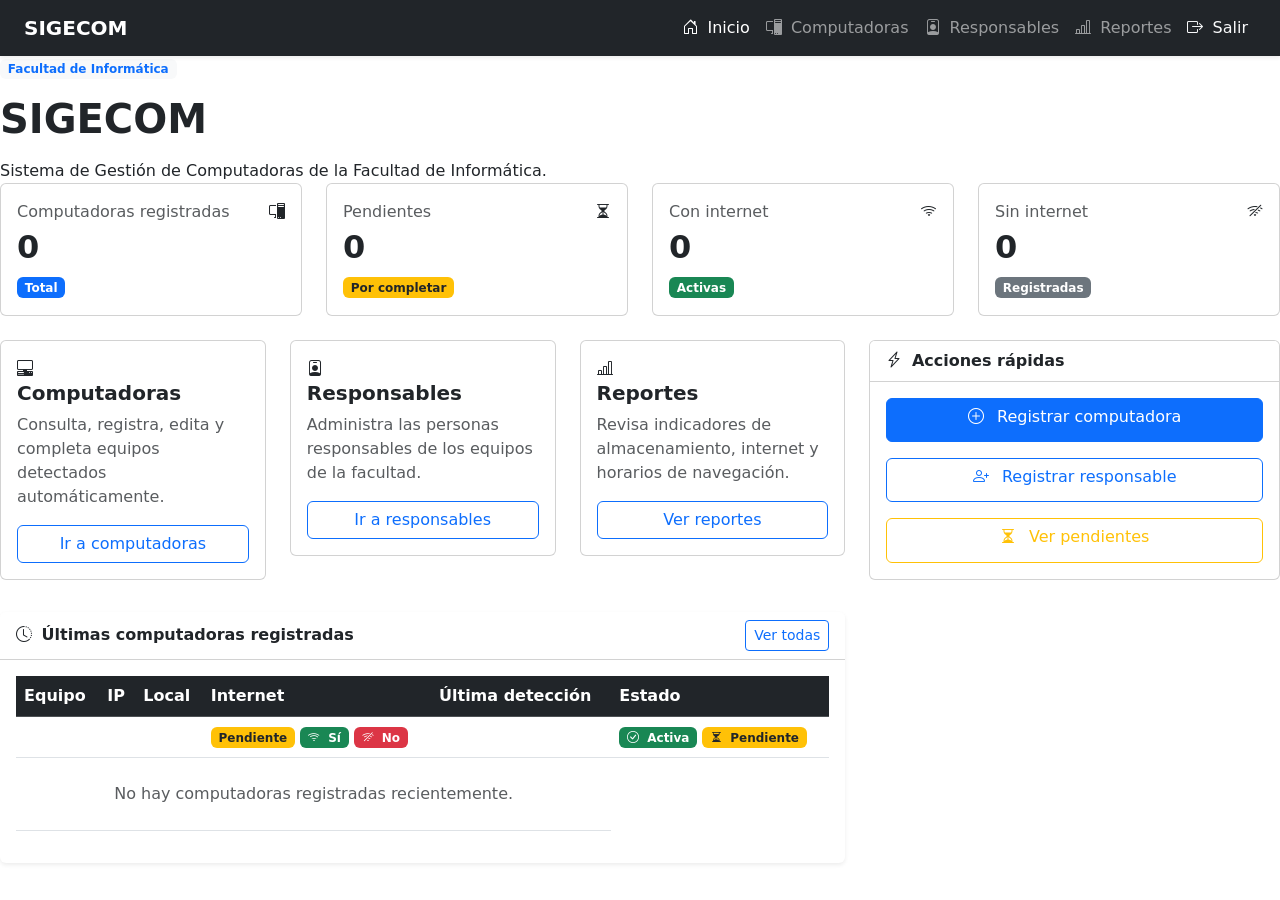
<file: src/main/resources/templates/index.html>
<!DOCTYPE html>
<html lang="es" xmlns:th="http://www.thymeleaf.org">
<head>
    <meta charset="UTF-8">
    <title>SIGECOM | Inicio</title>

    <link href="https://cdn.jsdelivr.net/npm/bootstrap@5.3.3/dist/css/bootstrap.min.css" rel="stylesheet">
    <link rel="stylesheet" href="https://cdn.jsdelivr.net/npm/bootstrap-icons@1.11.3/font/bootstrap-icons.css">
    <link rel="stylesheet" th:href="@{/css/styles.css}">
</head>

<body>

<nav class="navbar navbar-expand-lg navbar-dark bg-dark shadow-sm">
    <div class="container-fluid px-4">
        <a class="navbar-brand fw-bold" href="/">
            SIGECOM
        </a>

        <div class="navbar-nav ms-auto align-items-center">
            <a class="nav-link active" href="/">
                <i class="bi bi-house-door me-1"></i> Inicio
            </a>

            <a class="nav-link" href="/computadoras">
                <i class="bi bi-pc-display me-1"></i> Computadoras
            </a>

            <a class="nav-link" href="/responsables">
                <i class="bi bi-person-badge me-1"></i> Responsables
            </a>

            <a class="nav-link" href="/reportes">
                <i class="bi bi-bar-chart-line me-1"></i> Reportes
            </a>

            <form th:action="@{/logout}" method="post" class="d-inline">
                <button type="submit" class="nav-link border-0 bg-transparent text-light">
                    <i class="bi bi-box-arrow-right me-1"></i> Salir
                </button>
            </form>
        </div>
    </div>
</nav>

<main class="app-main">

    <section class="module-hero">
        <div class="row align-items-center g-4">

            <div class="col-lg-8">
                <span class="badge bg-light text-primary mb-3">
                    Facultad de Informática
                </span>

                <h1 class="fw-bold mb-3">
                    SIGECOM
                </h1>

                <p class="mb-0">
                    Sistema de Gestión de Computadoras de la Facultad de Informática.
                </p>
            </div>
        </div>
    </section>

    <section class="row g-4 mb-4">

        <div class="col-md-6 col-xl-3">
            <div class="card metric-card h-100">
                <div class="card-body d-flex justify-content-between align-items-start">
                    <div>
                        <p class="text-muted mb-1">Computadoras registradas</p>
                        <h2 class="fw-bold mb-2" th:text="${totalComputadoras}">0</h2>
                        <span class="badge bg-primary">Total</span>
                    </div>

                    <div class="metric-icon icon-primary">
                        <i class="bi bi-pc-display"></i>
                    </div>
                </div>
            </div>
        </div>

        <div class="col-md-6 col-xl-3">
            <div class="card metric-card h-100">
                <div class="card-body d-flex justify-content-between align-items-start">
                    <div>
                        <p class="text-muted mb-1">Pendientes</p>
                        <h2 class="fw-bold mb-2" th:text="${pendientes}">0</h2>
                        <span class="badge bg-warning text-dark">Por completar</span>
                    </div>

                    <div class="metric-icon icon-warning">
                        <i class="bi bi-hourglass-split"></i>
                    </div>
                </div>
            </div>
        </div>

        <div class="col-md-6 col-xl-3">
            <div class="card metric-card h-100">
                <div class="card-body d-flex justify-content-between align-items-start">
                    <div>
                        <p class="text-muted mb-1">Con internet</p>
                        <h2 class="fw-bold mb-2" th:text="${conInternet}">0</h2>
                        <span class="badge bg-success">Activas</span>
                    </div>

                    <div class="metric-icon icon-success">
                        <i class="bi bi-wifi"></i>
                    </div>
                </div>
            </div>
        </div>

        <div class="col-md-6 col-xl-3">
            <div class="card metric-card h-100">
                <div class="card-body d-flex justify-content-between align-items-start">
                    <div>
                        <p class="text-muted mb-1">Sin internet</p>
                        <h2 class="fw-bold mb-2" th:text="${sinInternet}">0</h2>
                        <span class="badge bg-secondary">Registradas</span>
                    </div>

                    <div class="metric-icon icon-secondary">
                        <i class="bi bi-wifi-off"></i>
                    </div>
                </div>
            </div>
        </div>

    </section>

    <section class="row g-4">

        <div class="col-lg-8">
            <div class="row g-4">

                <div class="col-md-4">
                    <div class="card module-card">
                        <div class="card-body">
                            <div class="module-icon">
                                <i class="bi bi-pc-display-horizontal"></i>
                            </div>

                            <h5 class="fw-bold">Computadoras</h5>

                            <p class="text-muted">
                                Consulta, registra, edita y completa equipos detectados automáticamente.
                            </p>

                            <a href="/computadoras" class="btn btn-outline-primary w-100">
                                Ir a computadoras
                            </a>
                        </div>
                    </div>
                </div>

                <div class="col-md-4">
                    <div class="card module-card">
                        <div class="card-body">
                            <div class="module-icon">
                                <i class="bi bi-person-badge"></i>
                            </div>

                            <h5 class="fw-bold">Responsables</h5>

                            <p class="text-muted">
                                Administra las personas responsables de los equipos de la facultad.
                            </p>

                            <a href="/responsables" class="btn btn-outline-primary w-100">
                                Ir a responsables
                            </a>
                        </div>
                    </div>
                </div>

                <div class="col-md-4">
                    <div class="card module-card">
                        <div class="card-body">
                            <div class="module-icon">
                                <i class="bi bi-bar-chart-line"></i>
                            </div>

                            <h5 class="fw-bold">Reportes</h5>

                            <p class="text-muted">
                                Revisa indicadores de almacenamiento, internet y horarios de navegación.
                            </p>

                            <a href="/reportes" class="btn btn-outline-primary w-100">
                                Ver reportes
                            </a>
                        </div>
                    </div>
                </div>

            </div>
        </div>

        <div class="col-lg-4">
            <div class="card quick-panel h-100">

                <div class="card-header bg-white">
                    <strong>
                        <i class="bi bi-lightning-charge me-1"></i>
                        Acciones rápidas
                    </strong>
                </div>

                <div class="card-body d-grid gap-3">

                    <a href="/computadoras/nueva"
                       class="btn btn-primary quick-action-btn">
                        <i class="bi bi-plus-circle me-2"></i>
                        Registrar computadora
                    </a>

                    <a href="/responsables/nuevo"
                       class="btn btn-outline-primary quick-action-btn">
                        <i class="bi bi-person-plus me-2"></i>
                        Registrar responsable
                    </a>

                    <a href="/computadoras/pendientes"
                       class="btn btn-outline-warning quick-action-btn">
                        <i class="bi bi-hourglass-split me-2"></i>
                        Ver pendientes
                    </a>

                </div>
            </div>
        </div>

    </section>
    <section class="row g-4 mt-2">

        <div class="col-lg-8">
            <div class="card border-0 shadow-sm">
                <div class="card-header bg-white d-flex justify-content-between align-items-center">
                    <strong>
                        <i class="bi bi-clock-history me-1"></i> Últimas computadoras registradas
                    </strong>

                    <a href="/computadoras" class="btn btn-sm btn-outline-primary">
                        Ver todas
                    </a>
                </div>

                <div class="card-body table-responsive">

                    <table class="table table-hover align-middle">
                        <thead class="table-dark">
                        <tr>
                            <th>Equipo</th>
                            <th>IP</th>
                            <th>Local</th>
                            <th>Internet</th>
                            <th>Última detección</th>
                            <th>Estado</th>
                        </tr>
                        </thead>

                        <tbody>
                        <tr th:each="pc : ${ultimasComputadoras}">
                            <td>
                                <div class="fw-semibold" th:text="${pc.nombreEquipo}"></div>
                                <small class="text-muted" th:text="${pc.procesador}"></small>
                            </td>

                            <td th:text="${pc.ip}"></td>

                            <td th:text="${pc.local != null ? pc.local : 'Pendiente'}"></td>

                            <td>
                                <span th:if="${pc.tieneInternet == null}" class="badge bg-warning text-dark">Pendiente</span>
                                <span th:if="${pc.tieneInternet == true}" class="badge bg-success">
                                <i class="bi bi-wifi me-1"></i> Sí
                            </span>
                                <span th:if="${pc.tieneInternet == false}" class="badge bg-danger">
                                <i class="bi bi-wifi-off me-1"></i> No
                            </span>
                            </td>

                            <td th:text="${pc.ultimaDeteccion != null ? pc.ultimaDeteccion : 'Sin registro'}"></td>

                            <td>
                            <span th:if="${pc.estado == 'Activa'}" class="badge bg-success">
                                <i class="bi bi-check-circle me-1"></i> Activa
                            </span>

                                <span th:if="${pc.estado == 'Pendiente de completar'}" class="badge bg-warning text-dark">
                                <i class="bi bi-hourglass-split me-1"></i> Pendiente
                            </span>
                            </td>
                        </tr>

                        <tr th:if="${#lists.isEmpty(ultimasComputadoras)}">
                            <td colspan="5" class="text-center text-muted py-4">
                                No hay computadoras registradas recientemente.
                            </td>
                        </tr>
                        </tbody>
                    </table>

                </div>
            </div>
        </div>



    </section>

</main>

<script src="https://cdn.jsdelivr.net/npm/bootstrap@5.3.3/dist/js/bootstrap.bundle.min.js"></script>

</body>
</html>
</file>
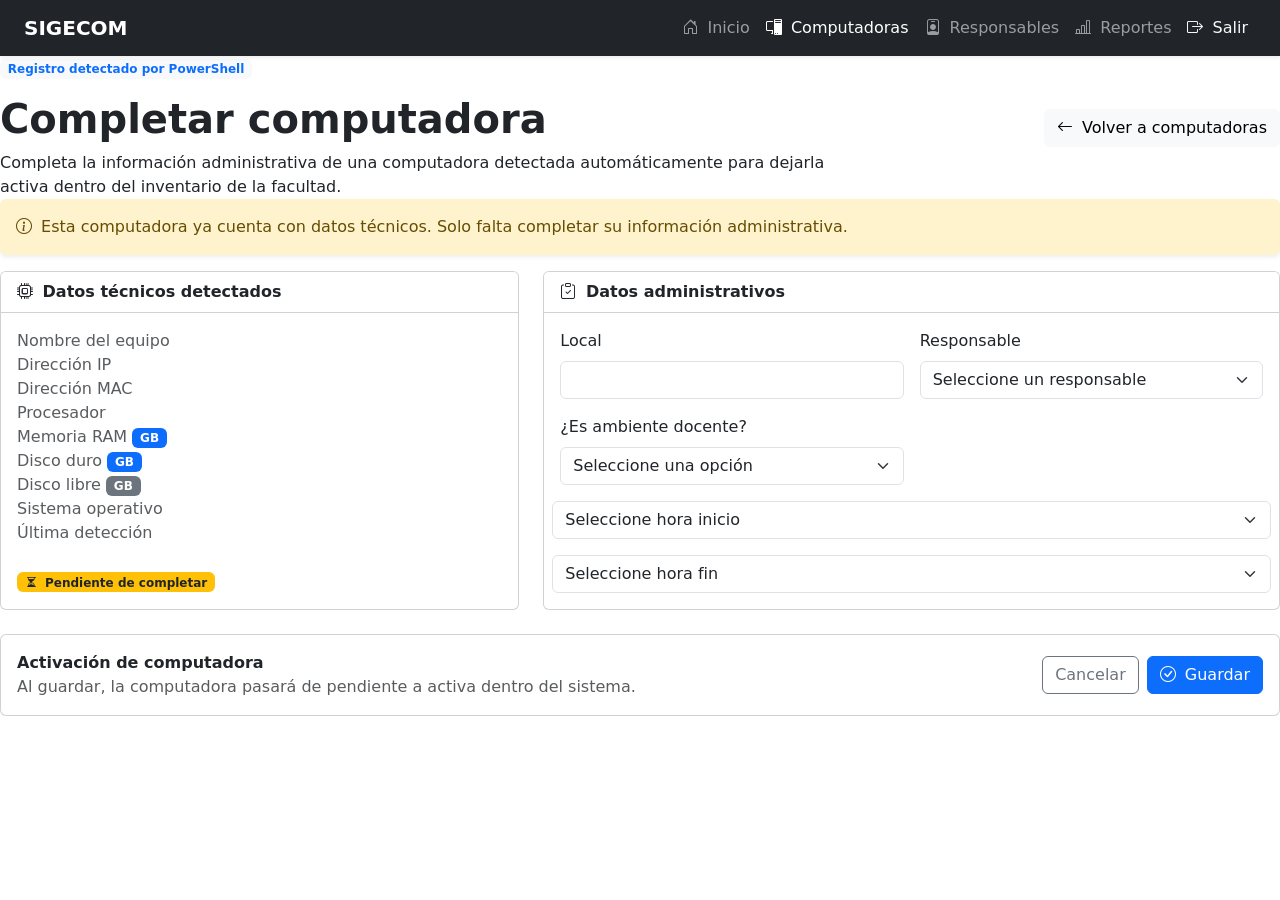
<file: src/main/resources/templates/completar-computadora.html>
<!DOCTYPE html>
<html lang="es" xmlns:th="http://www.thymeleaf.org">
<head>
    <meta charset="UTF-8">
    <title>SIGECOM | Registrar computadora</title>

    <link href="https://cdn.jsdelivr.net/npm/bootstrap@5.3.3/dist/css/bootstrap.min.css" rel="stylesheet">
    <link rel="stylesheet" href="https://cdn.jsdelivr.net/npm/bootstrap-icons@1.11.3/font/bootstrap-icons.css">
    <link rel="stylesheet" th:href="@{/css/styles.css}">
</head>

<body>

<nav class="navbar navbar-expand-lg navbar-dark bg-dark shadow-sm">
    <div class="container-fluid px-4">
        <a class="navbar-brand fw-bold" href="/">SIGECOM</a>

        <div class="navbar-nav ms-auto align-items-center">
            <a class="nav-link" href="/"><i class="bi bi-house-door me-1"></i> Inicio</a>
            <a class="nav-link active" href="/computadoras"><i class="bi bi-pc-display me-1"></i> Computadoras</a>
            <a class="nav-link" href="/responsables"><i class="bi bi-person-badge me-1"></i> Responsables</a>
            <a class="nav-link" href="/reportes"><i class="bi bi-bar-chart-line me-1"></i> Reportes</a>

            <form th:action="@{/logout}" method="post" class="d-inline">
                <button type="submit" class="nav-link border-0 bg-transparent text-light">
                    <i class="bi bi-box-arrow-right me-1"></i> Salir
                </button>
            </form>
        </div>
    </div>
</nav>

<main class="app-main">

    <section class="module-hero">
        <div class="row align-items-center g-3">

            <div class="col-lg-8">
                <span class="badge bg-light text-primary mb-3">
                    Registro detectado por PowerShell
                </span>

                <h1 class="fw-bold mb-2">
                    Completar computadora
                </h1>

                <p class="mb-0">
                    Completa la información administrativa de una computadora detectada automáticamente
                    para dejarla activa dentro del inventario de la facultad.
                </p>
            </div>

            <div class="col-lg-4 text-lg-end">
                <a href="/computadoras" class="btn btn-light">
                    <i class="bi bi-arrow-left me-1"></i> Volver a computadoras
                </a>
            </div>

        </div>
    </section>

    <div class="alert alert-warning border-0 shadow-sm">
        <i class="bi bi-info-circle me-1"></i>
        Esta computadora ya cuenta con datos técnicos. Solo falta completar su información administrativa.
    </div>

    <form th:action="@{/computadoras/completar}" th:object="${computadora}" method="post">

        <input type="hidden" th:field="*{id}">

        <div class="row g-4">

            <div class="col-lg-5">

                <div class="card admin-table-card h-100">
                    <div class="card-header bg-white">
                        <strong>
                            <i class="bi bi-cpu me-1"></i> Datos técnicos detectados
                        </strong>
                    </div>

                    <div class="card-body">

                        <div class="system-status-item">
                            <span class="text-muted">Nombre del equipo</span>
                            <span class="fw-semibold" th:text="${computadora.nombreEquipo}"></span>
                        </div>

                        <div class="system-status-item">
                            <span class="text-muted">Dirección IP</span>
                            <span class="fw-semibold" th:text="${computadora.ip}"></span>
                        </div>

                        <div class="system-status-item">
                            <span class="text-muted">Dirección MAC</span>
                            <span class="fw-semibold" th:text="${computadora.mac}"></span>
                        </div>

                        <div class="system-status-item">
                            <span class="text-muted">Procesador</span>
                            <span class="fw-semibold text-end" th:text="${computadora.procesador}"></span>
                        </div>

                        <div class="system-status-item">
                            <span class="text-muted">Memoria RAM</span>
                            <span>
                                <span class="fw-semibold" th:text="${computadora.ram}"></span>
                                <span class="badge bg-primary">GB</span>
                            </span>
                        </div>

                        <div class="system-status-item">
                            <span class="text-muted">Disco duro</span>
                            <span>
                                <span class="fw-semibold" th:text="${computadora.discoDuro}"></span>
                                <span class="badge bg-primary">GB</span>
                            </span>
                        </div>
                        <div class="system-status-item">
                            <span class="text-muted">Disco libre</span>
                                <span>
                                    <span class="fw-semibold" th:text="${computadora.discoLibre != null ? computadora.discoLibre : 0}"></span>
                                    <span class="badge bg-secondary">GB</span>
                                </span>
                        </div>

                        <div class="system-status-item">
                            <span class="text-muted">Sistema operativo</span>
                            <span class="fw-semibold text-end" th:text="${computadora.sistemaOperativo != null ? computadora.sistemaOperativo : 'No detectado'}"></span>
                        </div>

                        <div class="system-status-item">
                            <span class="text-muted">Última detección</span>
                            <span class="fw-semibold text-end" th:text="${computadora.ultimaDeteccion != null ? computadora.ultimaDeteccion : 'Sin registro'}"></span>
                        </div>


                        <div class="mt-4">
                            <span class="badge bg-warning text-dark">
                                <i class="bi bi-hourglass-split me-1"></i> Pendiente de completar
                            </span>
                        </div>

                    </div>
                </div>

            </div>

            <div class="col-lg-7">

                <div class="card admin-table-card h-100">
                    <div class="card-header bg-white">
                        <strong>
                            <i class="bi bi-clipboard-check me-1"></i> Datos administrativos
                        </strong>
                    </div>

                    <div class="card-body">

                        <div class="row g-3">

                            <div class="col-md-6">
                                <label class="form-label">Local</label>
                                <input type="text"
                                       th:field="*{local}"
                                       class="form-control"
                                       required>
                            </div>

                            <div class="col-md-6">
                                <label class="form-label">Responsable</label>
                                <select th:field="*{responsable}" class="form-select" required>
                                    <option value="">Seleccione un responsable</option>
                                    <option th:each="resp : ${responsables}"
                                            th:value="${resp.id}"
                                            th:text="${resp.nombre + ' - ' + resp.nivelProfesional}">
                                    </option>
                                </select>
                            </div>

                            <div class="col-md-6">
                                <label class="form-label">¿Es ambiente docente?</label>
                                <select th:field="*{ambienteDocente}" class="form-select" required>
                                    <option value="">Seleccione una opción</option>
                                    <option value="true">Sí</option>
                                    <option value="false">No</option>
                                </select>
                            </div>

                            <select th:field="*{horaInicioNavegacion}" class="form-select" required>
                                <option value="">Seleccione hora inicio</option>
                                <option th:each="hora : ${horarios}"
                                        th:value="${hora}"
                                        th:text="${hora}">
                                </option>
                            </select>

                            <select th:field="*{horaFinNavegacion}" class="form-select" required>
                                <option value="">Seleccione hora fin</option>
                                <option th:each="hora : ${horarios}"
                                        th:value="${hora}"
                                        th:text="${hora}">
                                </option>
                            </select>

                        </div>

                    </div>
                </div>

            </div>

        </div>

        <div class="card quick-panel mt-4">
            <div class="card-body d-flex justify-content-between align-items-center flex-wrap gap-3">

                <div>
                    <strong>Activación de computadora</strong>
                    <p class="text-muted mb-0">
                        Al guardar, la computadora pasará de pendiente a activa dentro del sistema.
                    </p>
                </div>

                <div class="d-flex gap-2">
                    <a href="/computadoras" class="btn btn-outline-secondary">
                        Cancelar
                    </a>

                    <button type="submit" class="btn btn-primary">
                        <i class="bi bi-check-circle me-1"></i> Guardar
                    </button>
                </div>

            </div>
        </div>

    </form>

</main>

<script src="https://cdn.jsdelivr.net/npm/bootstrap@5.3.3/dist/js/bootstrap.bundle.min.js"></script>

</body>
</html>
</file>
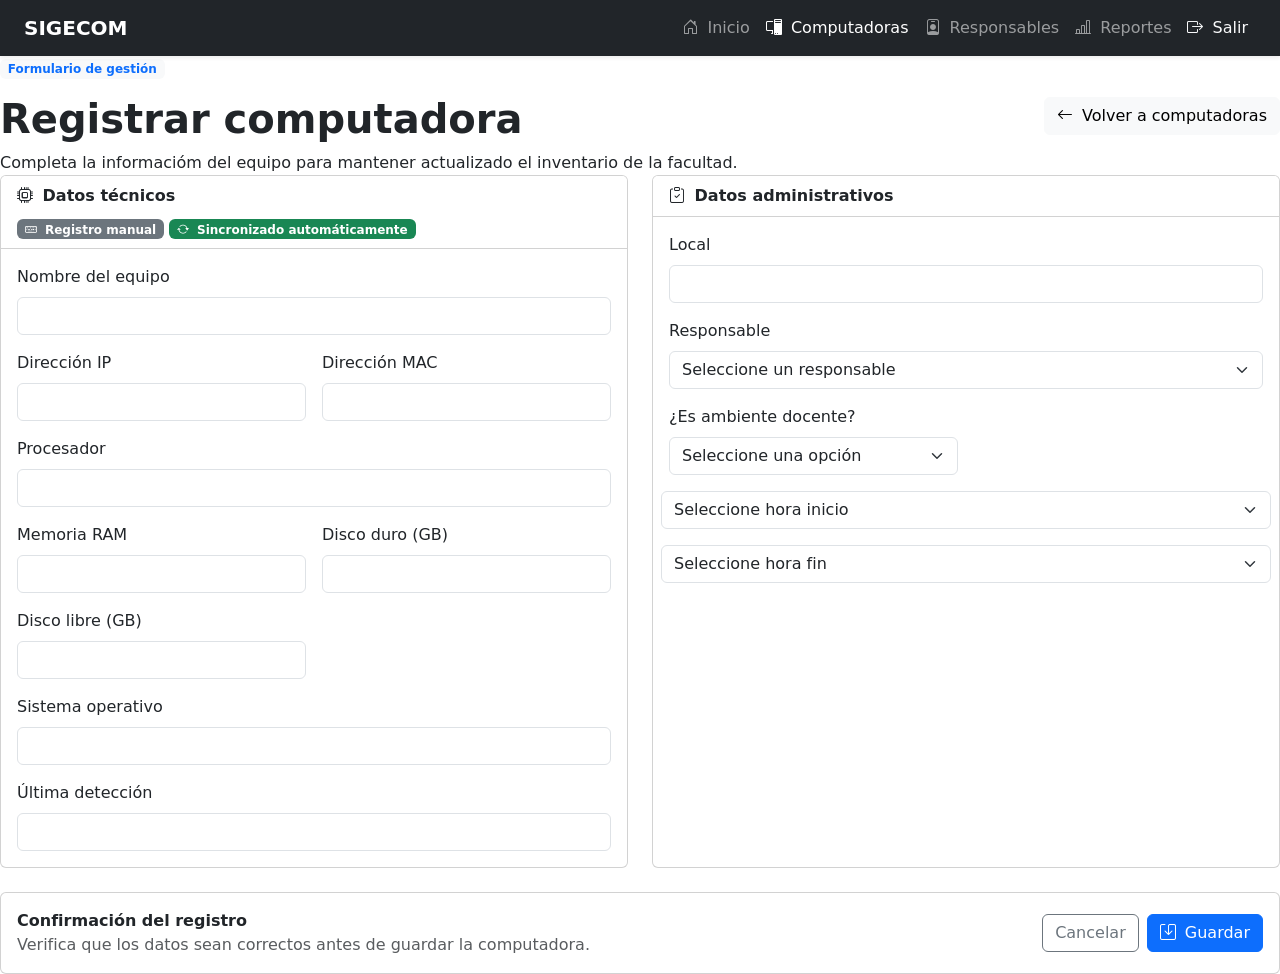
<file: src/main/resources/templates/computadora-form.html>
<!DOCTYPE html>
<html lang="es" xmlns:th="http://www.thymeleaf.org">
<head>
  <meta charset="UTF-8">
  <title>SIGECOM | Registrar computadora</title>

  <link href="https://cdn.jsdelivr.net/npm/bootstrap@5.3.3/dist/css/bootstrap.min.css" rel="stylesheet">
  <link rel="stylesheet" href="https://cdn.jsdelivr.net/npm/bootstrap-icons@1.11.3/font/bootstrap-icons.css">
  <link rel="stylesheet" th:href="@{/css/styles.css}">
</head>

<body>

<nav class="navbar navbar-expand-lg navbar-dark bg-dark shadow-sm">
  <div class="container-fluid px-4">
    <a class="navbar-brand fw-bold" href="/">SIGECOM</a>

    <div class="navbar-nav ms-auto align-items-center">
      <a class="nav-link" href="/"><i class="bi bi-house-door me-1"></i> Inicio</a>
      <a class="nav-link active" href="/computadoras"><i class="bi bi-pc-display me-1"></i> Computadoras</a>
      <a class="nav-link" href="/responsables"><i class="bi bi-person-badge me-1"></i> Responsables</a>
      <a class="nav-link" href="/reportes"><i class="bi bi-bar-chart-line me-1"></i> Reportes</a>

      <form th:action="@{/logout}" method="post" class="d-inline">
        <button type="submit" class="nav-link border-0 bg-transparent text-light">
          <i class="bi bi-box-arrow-right me-1"></i> Salir
        </button>
      </form>
    </div>
  </div>
</nav>

<main class="app-main">

  <section class="module-hero">
    <div class="row align-items-center g-3">
      <div class="col-lg-8">
        <span class="badge bg-light text-primary mb-3">Formulario de gestión</span>

        <h1 class="fw-bold mb-2"
            th:text="${computadora.id == null ? 'Registrar computadora' : 'Editar computadora'}">
          Registrar computadora
        </h1>

        <p class="mb-0">
          Completa la informacióm del equipo para mantener actualizado el inventario de la facultad.
        </p>
      </div>

      <div class="col-lg-4 text-lg-end">
        <a href="/computadoras" class="btn btn-light">
          <i class="bi bi-arrow-left me-1"></i> Volver a computadoras
        </a>
      </div>
    </div>
  </section>

  <form th:action="@{/computadoras/guardar}" th:object="${computadora}" method="post">

    <input type="hidden" th:field="*{id}">
    <input type="hidden" th:field="*{estado}">

    <div class="row g-4">

      <div class="col-lg-6">
        <div class="card admin-table-card h-100">
          <div class="card-header bg-white">
            <strong>
              <i class="bi bi-cpu me-1"></i> Datos técnicos
            </strong>
            <small class="text-muted"
                   th:text="${computadora.id == null ? 'Registra manualmente la información técnica del equipo.' : 'Información técnica sincronizada mediante el agente PowerShell.'}">
            </small>
            <div class="mt-2">
              <span th:if="${computadora.id == null}" class="badge bg-secondary">
                  <i class="bi bi-keyboard me-1"></i>
                  Registro manual
              </span>
              <span th:if="${computadora.id != null}" class="badge bg-success">
                  <i class="bi bi-arrow-repeat me-1"></i>
                  Sincronizado automáticamente
              </span>
            </div>

          </div>

          <div class="card-body">
            <div class="row g-3">

              <div class="col-md-12">
                <label class="form-label">Nombre del equipo</label>
                <input type="text" th:field="*{nombreEquipo}" class="form-control" th:readonly="${computadora.id != null}">
              </div>

              <div class="col-md-6">
                <label class="form-label">Dirección IP</label>
                <input type="text" th:field="*{ip}" class="form-control" th:readonly="${computadora.id != null}">
              </div>

              <div class="col-md-6">
                <label class="form-label">Dirección MAC</label>
                <input type="text" th:field="*{mac}" class="form-control" th:readonly="${computadora.id != null}">
              </div>

              <div class="col-md-12">
                <label class="form-label">Procesador</label>
                <input type="text" th:field="*{procesador}" class="form-control" th:readonly="${computadora.id != null}">
              </div>

              <div class="col-md-6">
                <label class="form-label">Memoria RAM</label>
                <input type="text" th:field="*{ram}" class="form-control" th:readonly="${computadora.id != null}">
              </div>

              <div class="col-md-6">
                <label class="form-label">Disco duro (GB)</label>
                <input type="number" th:field="*{discoDuro}" class="form-control" th:readonly="${computadora.id != null}">
              </div>
              <div class="col-md-6">
                <label class="form-label">Disco libre (GB)</label>
                <input type="number" th:field="*{discoLibre}" class="form-control" th:readonly="${computadora.id != null}">
              </div>

              <div class="col-md-12">
                <label class="form-label">Sistema operativo</label>
                <input type="text" th:field="*{sistemaOperativo}" class="form-control" th:readonly="${computadora.id != null}">
              </div>

              <div class="col-md-12">
                <label class="form-label">Última detección</label>
                <input type="text" th:field="*{ultimaDeteccion}" class="form-control" th:readonly="${computadora.id != null}">
              </div>


            </div>
          </div>
        </div>
      </div>

      <div class="col-lg-6">
        <div class="card admin-table-card h-100">
          <div class="card-header bg-white">
            <strong>
              <i class="bi bi-clipboard-check me-1"></i> Datos administrativos
            </strong>
          </div>

          <div class="card-body">
            <div class="row g-3">

              <div class="col-md-12">
                <label class="form-label">Local</label>
                <input type="text" th:field="*{local}" class="form-control">
              </div>

              <div class="col-md-12">
                <label class="form-label">Responsable</label>
                <select th:field="*{responsable}" class="form-select">
                  <option value="">Seleccione un responsable</option>
                  <option th:each="resp : ${responsables}"
                          th:value="${resp.id}"
                          th:text="${resp.nombre + ' - ' + resp.nivelProfesional}">
                  </option>
                </select>
              </div>

              <div class="col-md-6">
                <label class="form-label">¿Es ambiente docente?</label>
                <select th:field="*{ambienteDocente}" class="form-select">
                  <option value="">Seleccione una opción</option>
                  <option value="true">Sí</option>
                  <option value="false">No</option>
                </select>
              </div>

              <select th:field="*{horaInicioNavegacion}" class="form-select">
                <option value="">Seleccione hora inicio</option>
                <option th:each="hora : ${horarios}"
                        th:value="${hora}"
                        th:text="${hora}">
                </option>
              </select>

              <select th:field="*{horaFinNavegacion}" class="form-select">
                <option value="">Seleccione hora fin</option>
                <option th:each="hora : ${horarios}"
                        th:value="${hora}"
                        th:text="${hora}">
                </option>
              </select>

            </div>
          </div>
        </div>
      </div>

    </div>

    <div class="card quick-panel mt-4">
      <div class="card-body d-flex justify-content-between align-items-center flex-wrap gap-3">
        <div>
          <strong>Confirmación del registro</strong>
          <p class="text-muted mb-0">
            Verifica que los datos sean correctos antes de guardar la computadora.
          </p>
        </div>

        <div class="d-flex gap-2">
          <a href="/computadoras" class="btn btn-outline-secondary">
            Cancelar
          </a>

          <button type="submit" class="btn btn-primary">
            <i class="bi bi-save me-1"></i> Guardar
          </button>
        </div>
      </div>
    </div>

  </form>

</main>

<script src="https://cdn.jsdelivr.net/npm/bootstrap@5.3.3/dist/js/bootstrap.bundle.min.js"></script>

</body>
</html>
</file>
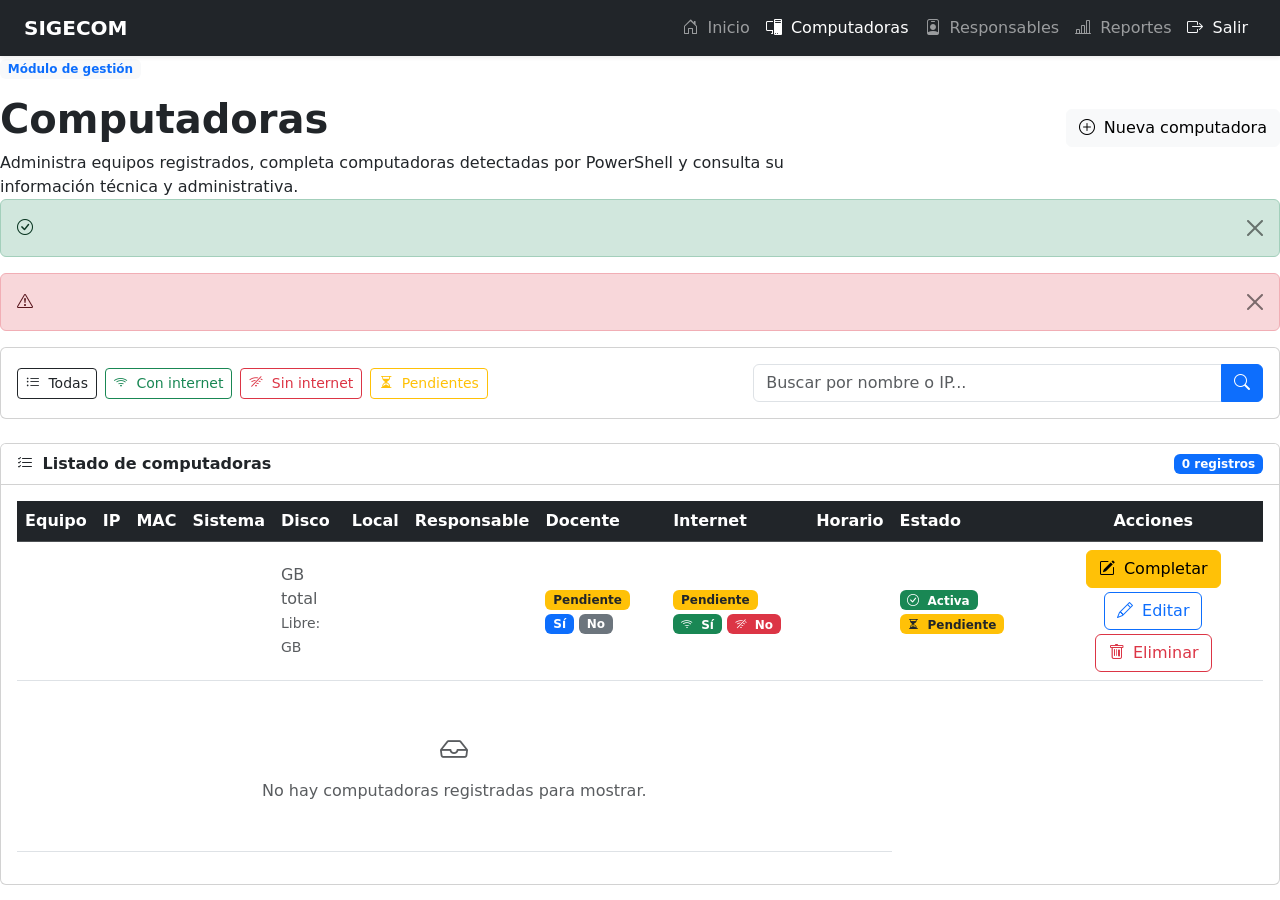
<file: src/main/resources/templates/computadoras.html>
<!DOCTYPE html>
<html lang="es" xmlns:th="http://www.thymeleaf.org">
<head>
  <meta charset="UTF-8">
  <title>SIGECOM | Computadoras</title>

  <link href="https://cdn.jsdelivr.net/npm/bootstrap@5.3.3/dist/css/bootstrap.min.css" rel="stylesheet">
  <link rel="stylesheet" href="https://cdn.jsdelivr.net/npm/bootstrap-icons@1.11.3/font/bootstrap-icons.css">
  <link rel="stylesheet" th:href="@{/css/styles.css}">
</head>

<body>

<nav class="navbar navbar-expand-lg navbar-dark bg-dark shadow-sm">
  <div class="container-fluid px-4">
    <a class="navbar-brand fw-bold" href="/">SIGECOM</a>

    <div class="navbar-nav ms-auto align-items-center">
      <a class="nav-link" href="/"><i class="bi bi-house-door me-1"></i> Inicio</a>
      <a class="nav-link active" href="/computadoras"><i class="bi bi-pc-display me-1"></i> Computadoras</a>
      <a class="nav-link" href="/responsables"><i class="bi bi-person-badge me-1"></i> Responsables</a>
      <a class="nav-link" href="/reportes"><i class="bi bi-bar-chart-line me-1"></i> Reportes</a>

      <form th:action="@{/logout}" method="post" class="d-inline">
        <button type="submit" class="nav-link border-0 bg-transparent text-light">
          <i class="bi bi-box-arrow-right me-1"></i> Salir
        </button>
      </form>
    </div>
  </div>
</nav>

<main class="app-main">

  <section class="module-hero">
    <div class="row align-items-center g-3">
      <div class="col-lg-8">
        <span class="badge bg-light text-primary mb-3">Módulo de gestión</span>
        <h1 class="fw-bold mb-2">Computadoras</h1>
        <p class="mb-0">
          Administra equipos registrados, completa computadoras detectadas por PowerShell
          y consulta su información técnica y administrativa.
        </p>
      </div>

      <div class="col-lg-4 text-lg-end">
        <a href="/computadoras/nueva" class="btn btn-light">
          <i class="bi bi-plus-circle me-1"></i> Nueva computadora
        </a>
      </div>
    </div>
  </section>

  <div th:if="${mensajeExito}" class="alert alert-success alert-dismissible fade show" role="alert">
    <i class="bi bi-check-circle me-1"></i>
    <span th:text="${mensajeExito}"></span>
    <button type="button" class="btn-close" data-bs-dismiss="alert"></button>
  </div>

  <div th:if="${mensajeError}" class="alert alert-danger alert-dismissible fade show" role="alert">
    <i class="bi bi-exclamation-triangle me-1"></i>
    <span th:text="${mensajeError}"></span>
    <button type="button" class="btn-close" data-bs-dismiss="alert"></button>
  </div>

  <section class="card module-toolbar mb-4">
    <div class="card-body">
      <div class="row g-3 align-items-center">

        <div class="col-lg-7">
          <div class="d-flex flex-wrap gap-2">
            <a href="/computadoras" class="btn btn-outline-dark btn-sm">
              <i class="bi bi-list-ul me-1"></i> Todas
            </a>

            <a href="/computadoras/con-internet" class="btn btn-outline-success btn-sm">
              <i class="bi bi-wifi me-1"></i> Con internet
            </a>

            <a href="/computadoras/sin-internet" class="btn btn-outline-danger btn-sm">
              <i class="bi bi-wifi-off me-1"></i> Sin internet
            </a>

            <a href="/computadoras/pendientes" class="btn btn-outline-warning btn-sm">
              <i class="bi bi-hourglass-split me-1"></i> Pendientes
            </a>

          </div>
        </div>

        <div class="col-lg-5">
          <form action="/computadoras/buscar" method="get">
            <div class="input-group">
              <input type="text"
                     name="texto"
                     class="form-control"
                     placeholder="Buscar por nombre o IP..."
                     th:value="${textoBusqueda}">

              <button class="btn btn-primary" type="submit">
                <i class="bi bi-search"></i>
              </button>
            </div>
          </form>
        </div>

      </div>
    </div>
  </section>

  <section class="card admin-table-card">
    <div class="card-header bg-white d-flex justify-content-between align-items-center">
      <strong>
        <i class="bi bi-list-check me-1"></i> Listado de computadoras
      </strong>

      <span class="badge bg-primary" th:text="${#lists.size(computadoras)} + ' registro(s)'">
                0 registros
            </span>
    </div>

    <div class="card-body table-responsive">

      <table class="table table-hover align-middle admin-table">
        <thead class="table-dark">
        <tr>
          <th>Equipo</th>
          <th>IP</th>
          <th>MAC</th>
          <th>Sistema</th>
          <th>Disco</th>
          <th>Local</th>
          <th>Responsable</th>
          <th>Docente</th>
          <th>Internet</th>
          <th>Horario</th>
          <th>Estado</th>
          <th class="text-center">Acciones</th>
        </tr>
        </thead>

        <tbody>
        <tr th:each="pc : ${computadoras}">
          <td>
            <div class="fw-semibold" th:text="${pc.nombreEquipo}"></div>
            <small class="text-muted" th:text="${pc.procesador}"></small>
          </td>

          <td th:text="${pc.ip}"></td>
          <td th:text="${pc.mac}"></td>

          <td>
            <div th:text="${pc.sistemaOperativo != null ? pc.sistemaOperativo : 'Pendiente'}"></div>
            <small class="text-muted" th:text="${pc.ultimaDeteccion != null ? 'Última detección: ' + pc.ultimaDeteccion : 'Sin detección reciente'}"></small>
          </td>

          <td>
            <div>
              <span class="fw-semibold" th:text="${pc.discoDuro != null ? pc.discoDuro : 0}"></span>
              <span class="text-muted">GB total</span>
            </div>

            <small class="text-muted">
              Libre:
              <span th:text="${pc.discoLibre != null ? pc.discoLibre : 0}"></span> GB
            </small>
          </td>

          <td th:text="${pc.local != null ? pc.local : 'Pendiente'}"></td>
          <td th:text="${pc.responsable != null ? pc.responsable.nombre : 'Pendiente'}"></td>

          <td>
            <span th:if="${pc.ambienteDocente == null}" class="badge bg-warning text-dark">Pendiente</span>
            <span th:if="${pc.ambienteDocente == true}" class="badge bg-primary">Sí</span>
            <span th:if="${pc.ambienteDocente == false}" class="badge bg-secondary">No</span>
          </td>

          <td>
            <span th:if="${pc.tieneInternet == null}" class="badge bg-warning text-dark">Pendiente</span>
            <span th:if="${pc.tieneInternet == true}" class="badge bg-success">
                            <i class="bi bi-wifi me-1"></i> Sí
                        </span>
            <span th:if="${pc.tieneInternet == false}" class="badge bg-danger">
                            <i class="bi bi-wifi-off me-1"></i> No
                        </span>
          </td>

          <td th:text="${pc.horaInicioNavegacion != null && pc.horaFinNavegacion != null ? pc.horaInicioNavegacion + ' - ' + pc.horaFinNavegacion : 'Pendiente'}"></td>

          <td>
                        <span th:if="${pc.estado == 'Activa'}" class="badge bg-success">
                            <i class="bi bi-check-circle me-1"></i> Activa
                        </span>

            <span th:if="${pc.estado == 'Pendiente de completar'}" class="badge bg-warning text-dark">
                            <i class="bi bi-hourglass-split me-1"></i> Pendiente
                        </span>
          </td>

          <td class="text-center table-actions">
            <div class="d-flex justify-content-center gap-1 flex-wrap">

              <a th:href="@{/computadoras/completar/{id}(id=${pc.id})}"
                 class="btn action-btn btn-warning"
                 th:if="${pc.estado == 'Pendiente de completar'}">
                <i class="bi bi-pencil-square me-1"></i> Completar
              </a>

              <a th:href="@{/computadoras/editar/{id}(id=${pc.id})}"
                 class="btn action-btn btn-outline-primary"
                 th:if="${pc.estado != 'Pendiente de completar'}">
                <i class="bi bi-pencil me-1"></i> Editar
              </a>

              <form th:action="@{/computadoras/eliminar/{id}(id=${pc.id})}"
                    method="post"
                    onsubmit="return confirm('¿Está seguro de eliminar esta computadora?');">

                <button type="submit" class="btn action-btn btn-outline-danger">
                  <i class="bi bi-trash me-1"></i> Eliminar
                </button>
              </form>

            </div>
          </td>
        </tr>

        <tr th:if="${#lists.isEmpty(computadoras)}">
          <td colspan="10" class="text-center text-muted py-5">
            <i class="bi bi-inbox fs-3 d-block mb-2"></i>
            No hay computadoras registradas para mostrar.
          </td>
        </tr>
        </tbody>
      </table>

    </div>
  </section>

</main>

<script src="https://cdn.jsdelivr.net/npm/bootstrap@5.3.3/dist/js/bootstrap.bundle.min.js"></script>

</body>
</html>
</file>
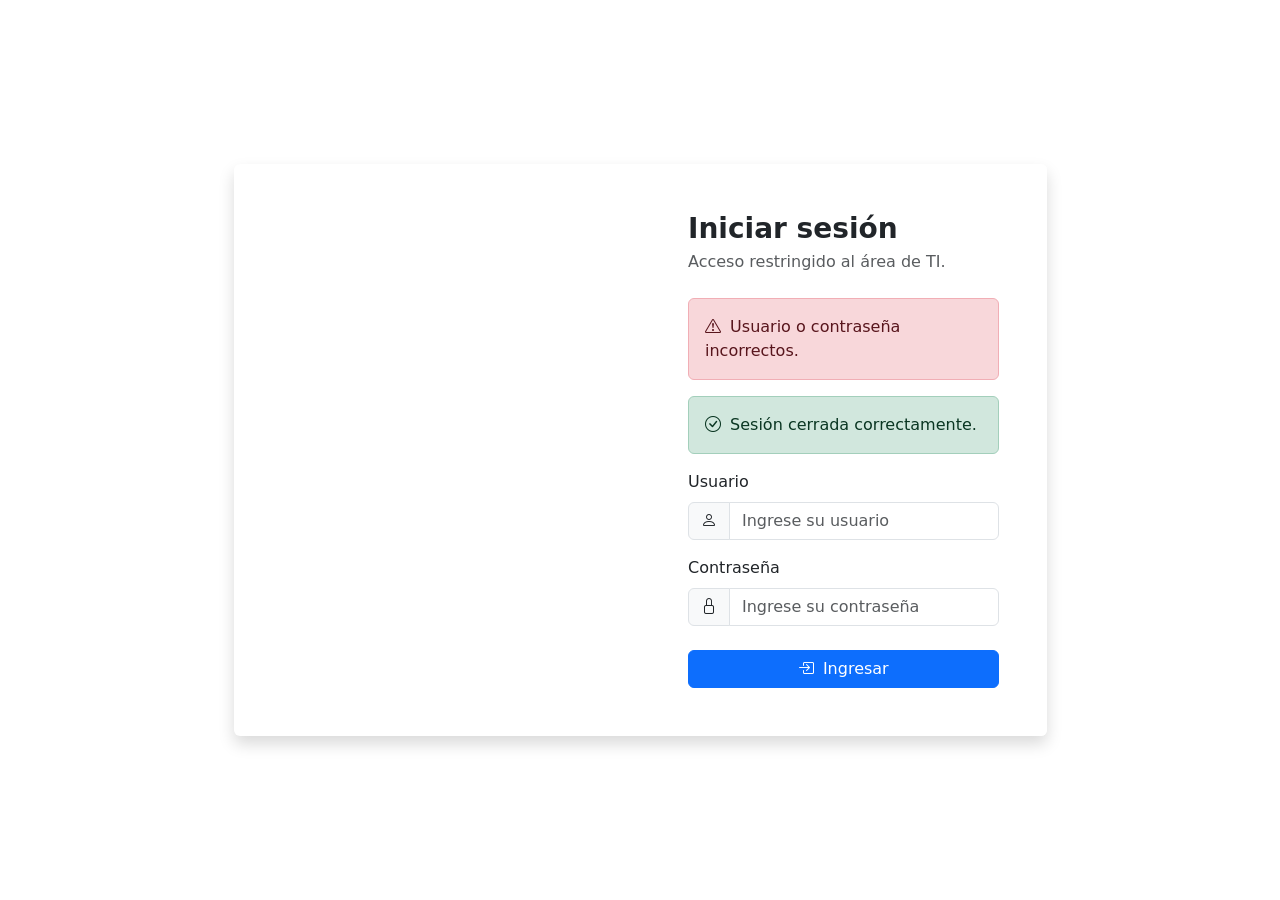
<file: src/main/resources/templates/login.html>
<!DOCTYPE html>
<html lang="es" xmlns:th="http://www.thymeleaf.org">
<head>
    <meta charset="UTF-8">
    <title>SIGECOM | Login</title>

    <link href="https://cdn.jsdelivr.net/npm/bootstrap@5.3.3/dist/css/bootstrap.min.css" rel="stylesheet">
    <link rel="stylesheet" href="https://cdn.jsdelivr.net/npm/bootstrap-icons@1.11.3/font/bootstrap-icons.css">
    <link rel="stylesheet" th:href="@{/css/styles.css}">
</head>

<body class="login-body">

<div class="container min-vh-100 d-flex align-items-center justify-content-center">

    <div class="row w-100 justify-content-center">

        <div class="col-lg-9">
            <div class="card border-0 shadow login-card overflow-hidden">

                <div class="row g-0">

                    <div class="col-md-6 login-panel text-white p-5 d-flex flex-column justify-content-center">
                        <div>
                            <div class="login-icon mb-4">
                                <i class="bi bi-pc-display-horizontal"></i>
                            </div>

                            <h2 class="text-white">
                                SIGECOM
                            </h2>

                            <p class="mb-0">
                                Sistema de Gestión de Computadoras de la Facultad de Informática.
                            </p>
                        </div>
                    </div>

                    <div class="col-md-6 bg-white p-5">

                        <div class="mb-4">
                            <h3 class="fw-bold mb-1">Iniciar sesión</h3>
                            <p class="text-muted mb-0">
                                Acceso restringido al área de TI.
                            </p>
                        </div>

                        <div th:if="${param.error}" class="alert alert-danger">
                            <i class="bi bi-exclamation-triangle me-1"></i>
                            Usuario o contraseña incorrectos.
                        </div>

                        <div th:if="${param.logout}" class="alert alert-success">
                            <i class="bi bi-check-circle me-1"></i>
                            Sesión cerrada correctamente.
                        </div>

                        <form th:action="@{/login}" method="post">

                            <div class="mb-3">
                                <label class="form-label">Usuario</label>
                                <div class="input-group">
                                    <span class="input-group-text">
                                        <i class="bi bi-person"></i>
                                    </span>
                                    <input type="text"
                                           name="username"
                                           class="form-control"
                                           placeholder="Ingrese su usuario"
                                           required>
                                </div>
                            </div>

                            <div class="mb-4">
                                <label class="form-label">Contraseña</label>
                                <div class="input-group">
                                    <span class="input-group-text">
                                        <i class="bi bi-lock"></i>
                                    </span>
                                    <input type="password"
                                           name="password"
                                           class="form-control"
                                           placeholder="Ingrese su contraseña"
                                           required>
                                </div>
                            </div>

                            <button type="submit" class="btn btn-primary w-100">
                                <i class="bi bi-box-arrow-in-right me-1"></i>
                                Ingresar
                            </button>

                        </form>

                    </div>

                </div>

            </div>
        </div>

    </div>

</div>

<script src="https://cdn.jsdelivr.net/npm/bootstrap@5.3.3/dist/js/bootstrap.bundle.min.js"></script>

</body>
</html>
</file>
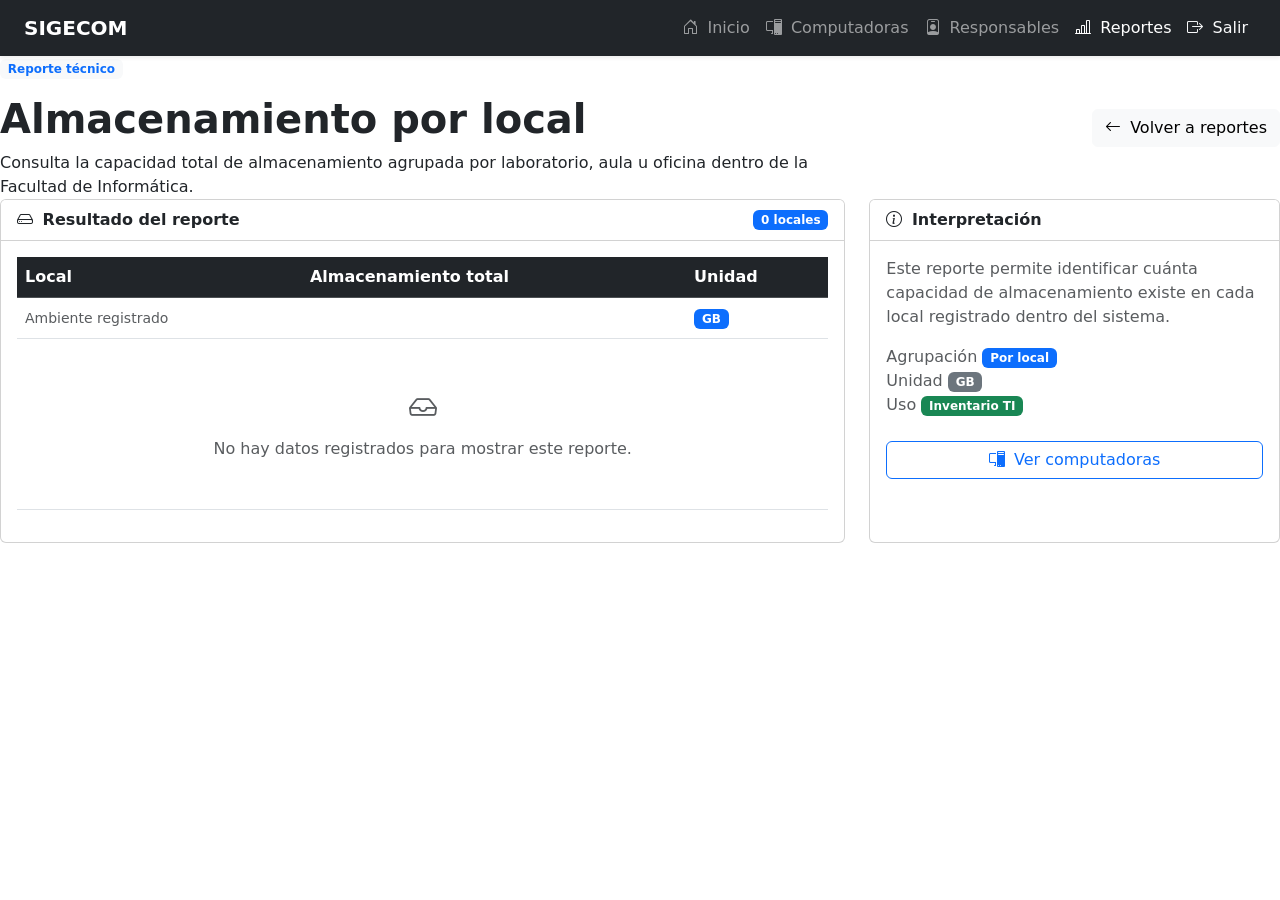
<file: src/main/resources/templates/reporte-almacenamiento.html>
<!DOCTYPE html>
<html lang="es" xmlns:th="http://www.thymeleaf.org">
<head>
    <meta charset="UTF-8">
    <title>SIGECOM | Reportes</title>

    <link href="https://cdn.jsdelivr.net/npm/bootstrap@5.3.3/dist/css/bootstrap.min.css" rel="stylesheet">
    <link rel="stylesheet" href="https://cdn.jsdelivr.net/npm/bootstrap-icons@1.11.3/font/bootstrap-icons.css">
    <link rel="stylesheet" th:href="@{/css/styles.css}">
</head>

<body>

<nav class="navbar navbar-expand-lg navbar-dark bg-dark shadow-sm">
    <div class="container-fluid px-4">
        <a class="navbar-brand fw-bold" href="/">SIGECOM</a>

        <div class="navbar-nav ms-auto align-items-center">
            <a class="nav-link" href="/"><i class="bi bi-house-door me-1"></i> Inicio</a>
            <a class="nav-link" href="/computadoras"><i class="bi bi-pc-display me-1"></i> Computadoras</a>
            <a class="nav-link" href="/responsables"><i class="bi bi-person-badge me-1"></i> Responsables</a>
            <a class="nav-link active" href="/reportes"><i class="bi bi-bar-chart-line me-1"></i> Reportes</a>

            <form th:action="@{/logout}" method="post" class="d-inline">
                <button type="submit" class="nav-link border-0 bg-transparent text-light">
                    <i class="bi bi-box-arrow-right me-1"></i> Salir
                </button>
            </form>
        </div>
    </div>
</nav>

<main class="app-main">

    <section class="module-hero">
        <div class="row align-items-center g-3">
            <div class="col-lg-8">
                <span class="badge bg-light text-primary mb-3">Reporte técnico</span>

                <h1 class="fw-bold mb-2">Almacenamiento por local</h1>

                <p class="mb-0">
                    Consulta la capacidad total de almacenamiento agrupada por laboratorio, aula u oficina
                    dentro de la Facultad de Informática.
                </p>
            </div>

            <div class="col-lg-4 text-lg-end">
                <a href="/reportes" class="btn btn-light">
                    <i class="bi bi-arrow-left me-1"></i> Volver a reportes
                </a>
            </div>
        </div>
    </section>

    <section class="row g-4">

        <div class="col-lg-8">
            <div class="card admin-table-card h-100">
                <div class="card-header bg-white d-flex justify-content-between align-items-center">
                    <strong>
                        <i class="bi bi-hdd me-1"></i> Resultado del reporte
                    </strong>

                    <span class="badge bg-primary" th:text="${#lists.size(reporteAlmacenamiento)} + ' local(es)'">
                        0 locales
                    </span>
                </div>

                <div class="card-body table-responsive">

                    <table class="table table-hover align-middle admin-table">
                        <thead class="table-dark">
                        <tr>
                            <th>Local</th>
                            <th>Almacenamiento total</th>
                            <th>Unidad</th>
                        </tr>
                        </thead>

                        <tbody>
                        <tr th:each="fila : ${reporteAlmacenamiento}">
                            <td>
                                <div class="fw-semibold" th:text="${fila[0]}"></div>
                                <small class="text-muted">Ambiente registrado</small>
                            </td>

                            <td>
                                <span class="fw-bold" th:text="${fila[1]}"></span>
                            </td>

                            <td>
                                <span class="badge bg-primary">GB</span>
                            </td>
                        </tr>

                        <tr th:if="${#lists.isEmpty(reporteAlmacenamiento)}">
                            <td colspan="3" class="text-center text-muted py-5">
                                <i class="bi bi-inbox fs-3 d-block mb-2"></i>
                                No hay datos registrados para mostrar este reporte.
                            </td>
                        </tr>
                        </tbody>
                    </table>

                </div>
            </div>
        </div>

        <div class="col-lg-4">
            <div class="card quick-panel h-100">
                <div class="card-header bg-white">
                    <strong>
                        <i class="bi bi-info-circle me-1"></i> Interpretación
                    </strong>
                </div>

                <div class="card-body">
                    <p class="text-muted">
                        Este reporte permite identificar cuánta capacidad de almacenamiento existe en cada local
                        registrado dentro del sistema.
                    </p>

                    <div class="system-status-item">
                        <span class="text-muted">Agrupación</span>
                        <span class="badge bg-primary">Por local</span>
                    </div>

                    <div class="system-status-item">
                        <span class="text-muted">Unidad</span>
                        <span class="badge bg-secondary">GB</span>
                    </div>

                    <div class="system-status-item">
                        <span class="text-muted">Uso</span>
                        <span class="badge bg-success">Inventario TI</span>
                    </div>

                    <div class="mt-4">
                        <a href="/computadoras" class="btn btn-outline-primary w-100">
                            <i class="bi bi-pc-display me-1"></i> Ver computadoras
                        </a>
                    </div>
                </div>
            </div>
        </div>

    </section>

</main>

<script src="https://cdn.jsdelivr.net/npm/bootstrap@5.3.3/dist/js/bootstrap.bundle.min.js"></script>

</body>
</html>
</file>
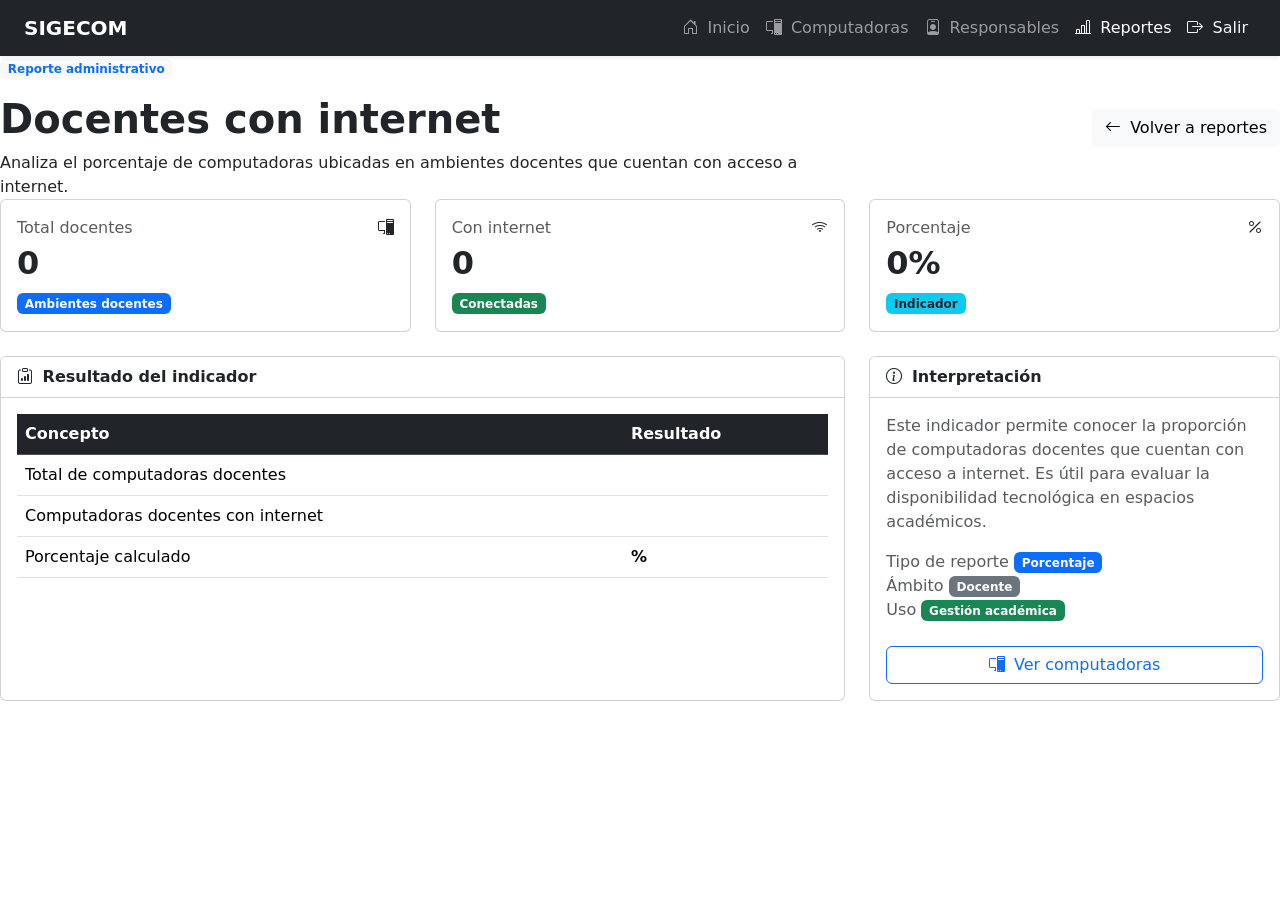
<file: src/main/resources/templates/reporte-docentes-internet.html>
<!DOCTYPE html>
<html lang="es" xmlns:th="http://www.thymeleaf.org">
<head>
    <meta charset="UTF-8">
    <title>SIGECOM | Reportes</title>

    <link href="https://cdn.jsdelivr.net/npm/bootstrap@5.3.3/dist/css/bootstrap.min.css" rel="stylesheet">
    <link rel="stylesheet" href="https://cdn.jsdelivr.net/npm/bootstrap-icons@1.11.3/font/bootstrap-icons.css">
    <link rel="stylesheet" th:href="@{/css/styles.css}">
</head>

<body>

<nav class="navbar navbar-expand-lg navbar-dark bg-dark shadow-sm">
    <div class="container-fluid px-4">
        <a class="navbar-brand fw-bold" href="/">SIGECOM</a>

        <div class="navbar-nav ms-auto align-items-center">
            <a class="nav-link" href="/"><i class="bi bi-house-door me-1"></i> Inicio</a>
            <a class="nav-link" href="/computadoras"><i class="bi bi-pc-display me-1"></i> Computadoras</a>
            <a class="nav-link" href="/responsables"><i class="bi bi-person-badge me-1"></i> Responsables</a>
            <a class="nav-link active" href="/reportes"><i class="bi bi-bar-chart-line me-1"></i> Reportes</a>

            <form th:action="@{/logout}" method="post" class="d-inline">
                <button type="submit" class="nav-link border-0 bg-transparent text-light">
                    <i class="bi bi-box-arrow-right me-1"></i> Salir
                </button>
            </form>
        </div>
    </div>
</nav>

<main class="app-main">

    <section class="module-hero">
        <div class="row align-items-center g-3">
            <div class="col-lg-8">
                <span class="badge bg-light text-primary mb-3">Reporte administrativo</span>

                <h1 class="fw-bold mb-2">Docentes con internet</h1>

                <p class="mb-0">
                    Analiza el porcentaje de computadoras ubicadas en ambientes docentes que cuentan con acceso a internet.
                </p>
            </div>

            <div class="col-lg-4 text-lg-end">
                <a href="/reportes" class="btn btn-light">
                    <i class="bi bi-arrow-left me-1"></i> Volver a reportes
                </a>
            </div>
        </div>
    </section>

    <section class="row g-4 mb-4">

        <div class="col-md-4">
            <div class="card metric-card h-100">
                <div class="card-body d-flex justify-content-between align-items-start">
                    <div>
                        <p class="text-muted mb-1">Total docentes</p>
                        <h2 class="fw-bold mb-2" th:text="${totalDocentes}">0</h2>
                        <span class="badge bg-primary">Ambientes docentes</span>
                    </div>

                    <div class="metric-icon icon-primary">
                        <i class="bi bi-pc-display"></i>
                    </div>
                </div>
            </div>
        </div>

        <div class="col-md-4">
            <div class="card metric-card h-100">
                <div class="card-body d-flex justify-content-between align-items-start">
                    <div>
                        <p class="text-muted mb-1">Con internet</p>
                        <h2 class="fw-bold mb-2" th:text="${docentesConInternet}">0</h2>
                        <span class="badge bg-success">Conectadas</span>
                    </div>

                    <div class="metric-icon icon-success">
                        <i class="bi bi-wifi"></i>
                    </div>
                </div>
            </div>
        </div>

        <div class="col-md-4">
            <div class="card metric-card h-100">
                <div class="card-body d-flex justify-content-between align-items-start">
                    <div>
                        <p class="text-muted mb-1">Porcentaje</p>
                        <h2 class="fw-bold mb-2">
                            <span th:text="${#numbers.formatDecimal(porcentaje, 1, 2)}">0</span>%
                        </h2>
                        <span class="badge bg-info text-dark">Indicador</span>
                    </div>

                    <div class="metric-icon icon-primary">
                        <i class="bi bi-percent"></i>
                    </div>
                </div>
            </div>
        </div>

    </section>

    <section class="row g-4">

        <div class="col-lg-8">
            <div class="card admin-table-card h-100">
                <div class="card-header bg-white">
                    <strong>
                        <i class="bi bi-clipboard-data me-1"></i> Resultado del indicador
                    </strong>
                </div>

                <div class="card-body">

                    <table class="table table-hover align-middle admin-table">
                        <thead class="table-dark">
                        <tr>
                            <th>Concepto</th>
                            <th>Resultado</th>
                        </tr>
                        </thead>

                        <tbody>
                        <tr>
                            <td>Total de computadoras docentes</td>
                            <td class="fw-bold" th:text="${totalDocentes}"></td>
                        </tr>

                        <tr>
                            <td>Computadoras docentes con internet</td>
                            <td class="fw-bold" th:text="${docentesConInternet}"></td>
                        </tr>

                        <tr>
                            <td>Porcentaje calculado</td>
                            <td class="fw-bold">
                                <span th:text="${#numbers.formatDecimal(porcentaje, 1, 2)}"></span> %
                            </td>
                        </tr>
                        </tbody>
                    </table>

                </div>
            </div>
        </div>

        <div class="col-lg-4">
            <div class="card quick-panel h-100">
                <div class="card-header bg-white">
                    <strong>
                        <i class="bi bi-info-circle me-1"></i> Interpretación
                    </strong>
                </div>

                <div class="card-body">
                    <p class="text-muted">
                        Este indicador permite conocer la proporción de computadoras docentes que cuentan con acceso a internet.
                        Es útil para evaluar la disponibilidad tecnológica en espacios académicos.
                    </p>

                    <div class="system-status-item">
                        <span class="text-muted">Tipo de reporte</span>
                        <span class="badge bg-primary">Porcentaje</span>
                    </div>

                    <div class="system-status-item">
                        <span class="text-muted">Ámbito</span>
                        <span class="badge bg-secondary">Docente</span>
                    </div>

                    <div class="system-status-item">
                        <span class="text-muted">Uso</span>
                        <span class="badge bg-success">Gestión académica</span>
                    </div>

                    <div class="mt-4">
                        <a href="/computadoras" class="btn btn-outline-primary w-100">
                            <i class="bi bi-pc-display me-1"></i> Ver computadoras
                        </a>
                    </div>
                </div>
            </div>
        </div>

    </section>

</main>

<script src="https://cdn.jsdelivr.net/npm/bootstrap@5.3.3/dist/js/bootstrap.bundle.min.js"></script>

</body>
</html>
</file>
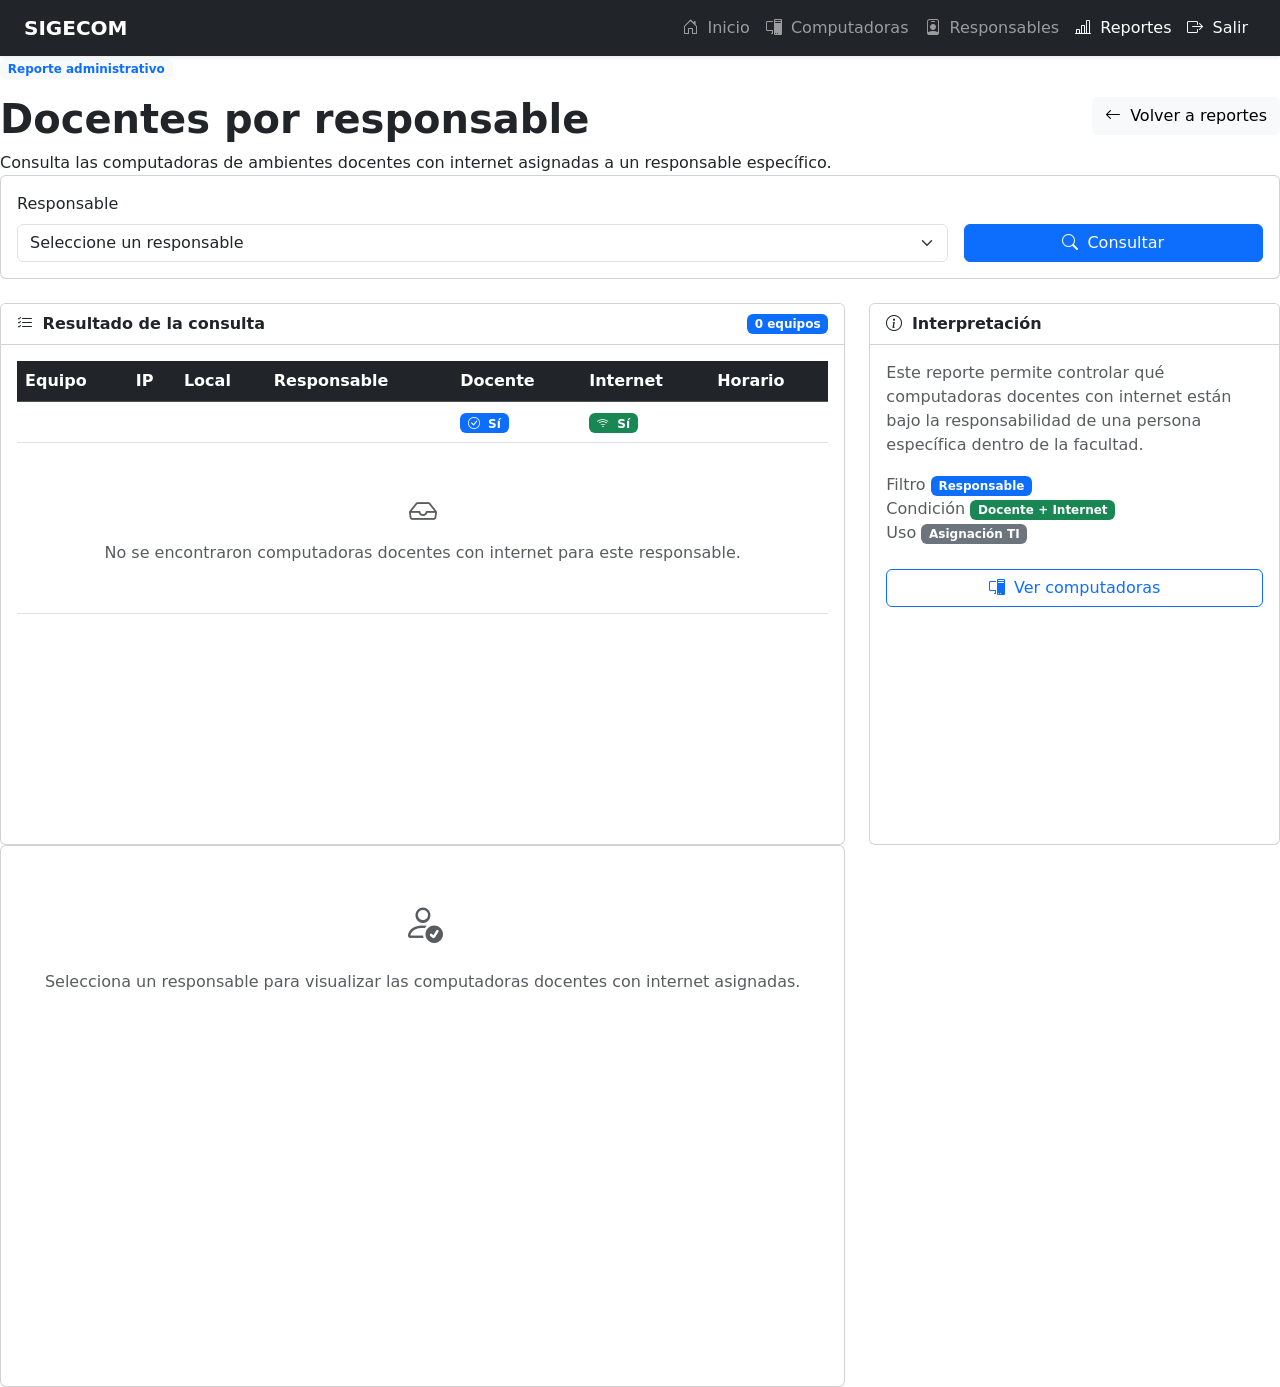
<file: src/main/resources/templates/reporte-docentes-responsable.html>
<!DOCTYPE html>
<html lang="es" xmlns:th="http://www.thymeleaf.org">
<head>
    <meta charset="UTF-8">
    <title>SIGECOM | Reportes</title>

    <link href="https://cdn.jsdelivr.net/npm/bootstrap@5.3.3/dist/css/bootstrap.min.css" rel="stylesheet">
    <link rel="stylesheet" href="https://cdn.jsdelivr.net/npm/bootstrap-icons@1.11.3/font/bootstrap-icons.css">
    <link rel="stylesheet" th:href="@{/css/styles.css}">
</head>

<body>

<nav class="navbar navbar-expand-lg navbar-dark bg-dark shadow-sm">
    <div class="container-fluid px-4">
        <a class="navbar-brand fw-bold" href="/">SIGECOM</a>

        <div class="navbar-nav ms-auto align-items-center">
            <a class="nav-link" href="/"><i class="bi bi-house-door me-1"></i> Inicio</a>
            <a class="nav-link" href="/computadoras"><i class="bi bi-pc-display me-1"></i> Computadoras</a>
            <a class="nav-link" href="/responsables"><i class="bi bi-person-badge me-1"></i> Responsables</a>
            <a class="nav-link active" href="/reportes"><i class="bi bi-bar-chart-line me-1"></i> Reportes</a>

            <form th:action="@{/logout}" method="post" class="d-inline">
                <button type="submit" class="nav-link border-0 bg-transparent text-light">
                    <i class="bi bi-box-arrow-right me-1"></i> Salir
                </button>
            </form>
        </div>
    </div>
</nav>

<main class="app-main">

    <section class="module-hero">
        <div class="row align-items-center g-3">
            <div class="col-lg-8">
                <span class="badge bg-light text-primary mb-3">Reporte administrativo</span>

                <h1 class="fw-bold mb-2">Docentes por responsable</h1>

                <p class="mb-0">
                    Consulta las computadoras de ambientes docentes con internet asignadas a un responsable específico.
                </p>
            </div>

            <div class="col-lg-4 text-lg-end">
                <a href="/reportes" class="btn btn-light">
                    <i class="bi bi-arrow-left me-1"></i> Volver a reportes
                </a>
            </div>
        </div>
    </section>

    <section class="card module-toolbar mb-4">
        <div class="card-body">
            <form th:action="@{/computadoras/reporte-docentes-responsable}" method="post" class="row g-3 align-items-end">

                <div class="col-md-9">
                    <label class="form-label">Responsable</label>

                    <select name="responsableId" class="form-select" required>
                        <option value="">Seleccione un responsable</option>

                        <option th:each="resp : ${responsables}"
                                th:value="${resp.id}"
                                th:text="${resp.nombre + ' - ' + resp.nivelProfesional}"
                                th:selected="${responsableSeleccionado != null && responsableSeleccionado == resp.id}">
                        </option>
                    </select>
                </div>

                <div class="col-md-3">
                    <button type="submit" class="btn btn-primary w-100">
                        <i class="bi bi-search me-1"></i> Consultar
                    </button>
                </div>

            </form>
        </div>
    </section>

    <section class="row g-4">

        <div class="col-lg-8">
            <div class="card admin-table-card h-100" th:if="${computadoras != null}">
                <div class="card-header bg-white d-flex justify-content-between align-items-center">
                    <strong>
                        <i class="bi bi-list-check me-1"></i> Resultado de la consulta
                    </strong>

                    <span class="badge bg-primary" th:text="${#lists.size(computadoras)} + ' equipo(s)'">
                        0 equipos
                    </span>
                </div>

                <div class="card-body table-responsive">

                    <table class="table table-hover align-middle admin-table">
                        <thead class="table-dark">
                        <tr>
                            <th>Equipo</th>
                            <th>IP</th>
                            <th>Local</th>
                            <th>Responsable</th>
                            <th>Docente</th>
                            <th>Internet</th>
                            <th>Horario</th>
                        </tr>
                        </thead>

                        <tbody>
                        <tr th:each="pc : ${computadoras}">
                            <td>
                                <div class="fw-semibold" th:text="${pc.nombreEquipo}"></div>
                                <small class="text-muted" th:text="${pc.procesador}"></small>
                            </td>

                            <td th:text="${pc.ip}"></td>

                            <td th:text="${pc.local != null ? pc.local : 'Pendiente'}"></td>

                            <td th:text="${pc.responsable != null ? pc.responsable.nombre : 'Pendiente'}"></td>

                            <td>
                                <span class="badge bg-primary">
                                    <i class="bi bi-check-circle me-1"></i> Sí
                                </span>
                            </td>

                            <td>
                                <span class="badge bg-success">
                                    <i class="bi bi-wifi me-1"></i> Sí
                                </span>
                            </td>

                            <td th:text="${pc.horaInicioNavegacion + ' - ' + pc.horaFinNavegacion}"></td>
                        </tr>

                        <tr th:if="${#lists.isEmpty(computadoras)}">
                            <td colspan="7" class="text-center text-muted py-5">
                                <i class="bi bi-inbox fs-3 d-block mb-2"></i>
                                No se encontraron computadoras docentes con internet para este responsable.
                            </td>
                        </tr>
                        </tbody>
                    </table>

                </div>
            </div>

            <div class="card admin-table-card h-100" th:if="${computadoras == null}">
                <div class="card-body text-center text-muted py-5">
                    <i class="bi bi-person-check fs-1 d-block mb-3"></i>
                    Selecciona un responsable para visualizar las computadoras docentes con internet asignadas.
                </div>
            </div>
        </div>

        <div class="col-lg-4">
            <div class="card quick-panel h-100">
                <div class="card-header bg-white">
                    <strong>
                        <i class="bi bi-info-circle me-1"></i> Interpretación
                    </strong>
                </div>

                <div class="card-body">
                    <p class="text-muted">
                        Este reporte permite controlar qué computadoras docentes con internet están bajo la responsabilidad
                        de una persona específica dentro de la facultad.
                    </p>

                    <div class="system-status-item">
                        <span class="text-muted">Filtro</span>
                        <span class="badge bg-primary">Responsable</span>
                    </div>

                    <div class="system-status-item">
                        <span class="text-muted">Condición</span>
                        <span class="badge bg-success">Docente + Internet</span>
                    </div>

                    <div class="system-status-item">
                        <span class="text-muted">Uso</span>
                        <span class="badge bg-secondary">Asignación TI</span>
                    </div>

                    <div class="mt-4">
                        <a href="/computadoras" class="btn btn-outline-primary w-100">
                            <i class="bi bi-pc-display me-1"></i> Ver computadoras
                        </a>
                    </div>
                </div>
            </div>
        </div>

    </section>

</main>

<script src="https://cdn.jsdelivr.net/npm/bootstrap@5.3.3/dist/js/bootstrap.bundle.min.js"></script>

</body>
</html>
</file>
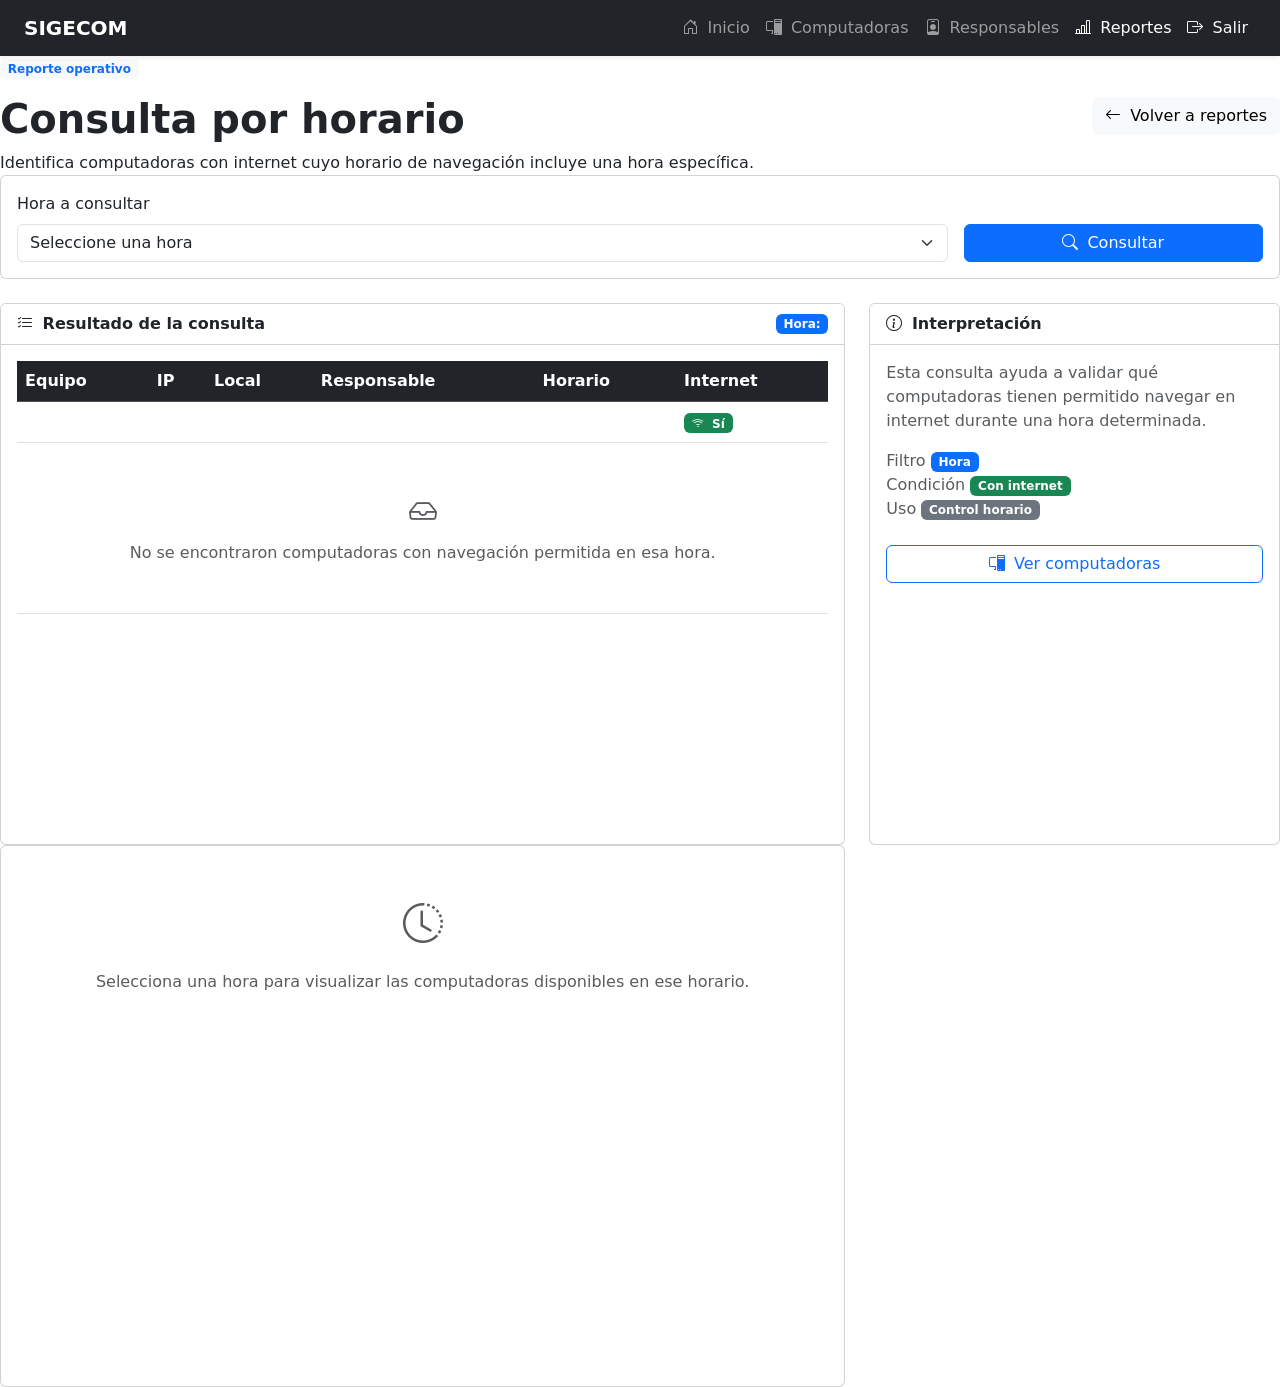
<file: src/main/resources/templates/reporte-horario.html>
<!DOCTYPE html>
<html lang="es" xmlns:th="http://www.thymeleaf.org">
<head>
    <meta charset="UTF-8">
    <title>SIGECOM | Reportes</title>

    <link href="https://cdn.jsdelivr.net/npm/bootstrap@5.3.3/dist/css/bootstrap.min.css" rel="stylesheet">
    <link rel="stylesheet" href="https://cdn.jsdelivr.net/npm/bootstrap-icons@1.11.3/font/bootstrap-icons.css">
    <link rel="stylesheet" th:href="@{/css/styles.css}">
</head>

<body>

<nav class="navbar navbar-expand-lg navbar-dark bg-dark shadow-sm">
    <div class="container-fluid px-4">
        <a class="navbar-brand fw-bold" href="/">SIGECOM</a>

        <div class="navbar-nav ms-auto align-items-center">
            <a class="nav-link" href="/"><i class="bi bi-house-door me-1"></i> Inicio</a>
            <a class="nav-link" href="/computadoras"><i class="bi bi-pc-display me-1"></i> Computadoras</a>
            <a class="nav-link" href="/responsables"><i class="bi bi-person-badge me-1"></i> Responsables</a>
            <a class="nav-link active" href="/reportes"><i class="bi bi-bar-chart-line me-1"></i> Reportes</a>

            <form th:action="@{/logout}" method="post" class="d-inline">
                <button type="submit" class="nav-link border-0 bg-transparent text-light">
                    <i class="bi bi-box-arrow-right me-1"></i> Salir
                </button>
            </form>
        </div>
    </div>
</nav>

<main class="app-main">

    <section class="module-hero">
        <div class="row align-items-center g-3">
            <div class="col-lg-8">
                <span class="badge bg-light text-primary mb-3">Reporte operativo</span>

                <h1 class="fw-bold mb-2">Consulta por horario</h1>

                <p class="mb-0">
                    Identifica computadoras con internet cuyo horario de navegación incluye una hora específica.
                </p>
            </div>

            <div class="col-lg-4 text-lg-end">
                <a href="/reportes" class="btn btn-light">
                    <i class="bi bi-arrow-left me-1"></i> Volver a reportes
                </a>
            </div>
        </div>
    </section>

    <section class="card module-toolbar mb-4">
        <div class="card-body">
            <form th:action="@{/computadoras/reporte-horario}" method="post" class="row g-3 align-items-end">

                <div class="col-md-9">
                    <label class="form-label">Hora a consultar</label>
                    <select name="hora" class="form-select" required>
                        <option value="">Seleccione una hora</option>

                        <option th:each="hora : ${horarios}"
                                th:value="${hora}"
                                th:text="${hora}">
                        </option>
                    </select>
                </div>

                <div class="col-md-3">
                    <button type="submit" class="btn btn-primary w-100">
                        <i class="bi bi-search me-1"></i> Consultar
                    </button>
                </div>

            </form>
        </div>
    </section>

    <section class="row g-4">

        <div class="col-lg-8">
            <div class="card admin-table-card h-100" th:if="${horaConsultada != null}">
                <div class="card-header bg-white d-flex justify-content-between align-items-center">
                    <strong>
                        <i class="bi bi-list-check me-1"></i> Resultado de la consulta
                    </strong>

                    <span class="badge bg-primary">
                        Hora: <span th:text="${horaConsultada}"></span>
                    </span>
                </div>

                <div class="card-body table-responsive">

                    <table class="table table-hover align-middle admin-table">
                        <thead class="table-dark">
                        <tr>
                            <th>Equipo</th>
                            <th>IP</th>
                            <th>Local</th>
                            <th>Responsable</th>
                            <th>Horario</th>
                            <th>Internet</th>
                        </tr>
                        </thead>

                        <tbody>
                        <tr th:each="pc : ${computadoras}">
                            <td>
                                <div class="fw-semibold" th:text="${pc.nombreEquipo}"></div>
                                <small class="text-muted" th:text="${pc.procesador}"></small>
                            </td>

                            <td th:text="${pc.ip}"></td>

                            <td th:text="${pc.local != null ? pc.local : 'Pendiente'}"></td>

                            <td th:text="${pc.responsable != null ? pc.responsable.nombre : 'Pendiente'}"></td>

                            <td th:text="${pc.horaInicioNavegacion + ' - ' + pc.horaFinNavegacion}"></td>

                            <td>
                                <span class="badge bg-success">
                                    <i class="bi bi-wifi me-1"></i> Sí
                                </span>
                            </td>
                        </tr>

                        <tr th:if="${#lists.isEmpty(computadoras)}">
                            <td colspan="6" class="text-center text-muted py-5">
                                <i class="bi bi-inbox fs-3 d-block mb-2"></i>
                                No se encontraron computadoras con navegación permitida en esa hora.
                            </td>
                        </tr>
                        </tbody>
                    </table>

                </div>
            </div>

            <div class="card admin-table-card h-100" th:if="${horaConsultada == null}">
                <div class="card-body text-center text-muted py-5">
                    <i class="bi bi-clock-history fs-1 d-block mb-3"></i>
                    Selecciona una hora para visualizar las computadoras disponibles en ese horario.
                </div>
            </div>
        </div>

        <div class="col-lg-4">
            <div class="card quick-panel h-100">
                <div class="card-header bg-white">
                    <strong>
                        <i class="bi bi-info-circle me-1"></i> Interpretación
                    </strong>
                </div>

                <div class="card-body">
                    <p class="text-muted">
                        Esta consulta ayuda a validar qué computadoras tienen permitido navegar en internet
                        durante una hora determinada.
                    </p>

                    <div class="system-status-item">
                        <span class="text-muted">Filtro</span>
                        <span class="badge bg-primary">Hora</span>
                    </div>

                    <div class="system-status-item">
                        <span class="text-muted">Condición</span>
                        <span class="badge bg-success">Con internet</span>
                    </div>

                    <div class="system-status-item">
                        <span class="text-muted">Uso</span>
                        <span class="badge bg-secondary">Control horario</span>
                    </div>

                    <div class="mt-4">
                        <a href="/computadoras" class="btn btn-outline-primary w-100">
                            <i class="bi bi-pc-display me-1"></i> Ver computadoras
                        </a>
                    </div>
                </div>
            </div>
        </div>

    </section>

</main>

<script src="https://cdn.jsdelivr.net/npm/bootstrap@5.3.3/dist/js/bootstrap.bundle.min.js"></script>

</body>
</html>
</file>
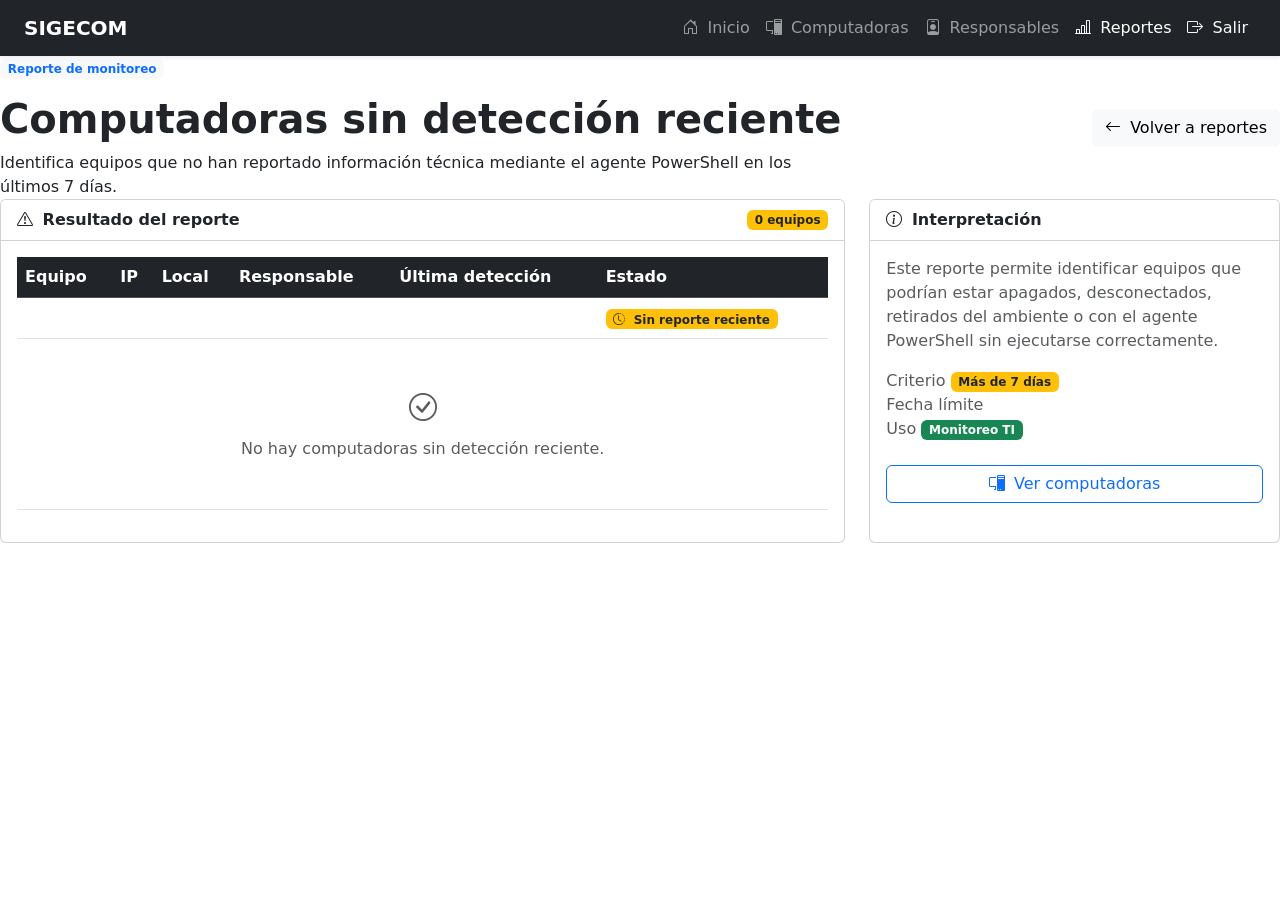
<file: src/main/resources/templates/reporte-sin-deteccion.html>
<!DOCTYPE html>
<html lang="es" xmlns:th="http://www.thymeleaf.org">
<head>
  <meta charset="UTF-8">
  <title>SIGECOM | Sin detección reciente</title>

  <link href="https://cdn.jsdelivr.net/npm/bootstrap@5.3.3/dist/css/bootstrap.min.css" rel="stylesheet">
  <link rel="stylesheet" href="https://cdn.jsdelivr.net/npm/bootstrap-icons@1.11.3/font/bootstrap-icons.css">
  <link rel="stylesheet" th:href="@{/css/styles.css}">
</head>

<body>

<nav class="navbar navbar-expand-lg navbar-dark bg-dark shadow-sm">
  <div class="container-fluid px-4">
    <a class="navbar-brand fw-bold" href="/">SIGECOM</a>

    <div class="navbar-nav ms-auto align-items-center">
      <a class="nav-link" href="/"><i class="bi bi-house-door me-1"></i> Inicio</a>
      <a class="nav-link" href="/computadoras"><i class="bi bi-pc-display me-1"></i> Computadoras</a>
      <a class="nav-link" href="/responsables"><i class="bi bi-person-badge me-1"></i> Responsables</a>
      <a class="nav-link active" href="/reportes"><i class="bi bi-bar-chart-line me-1"></i> Reportes</a>

      <form th:action="@{/logout}" method="post" class="d-inline">
        <button type="submit" class="nav-link border-0 bg-transparent text-light">
          <i class="bi bi-box-arrow-right me-1"></i> Salir
        </button>
      </form>
    </div>
  </div>
</nav>

<main class="app-main">

  <section class="module-hero">
    <div class="row align-items-center g-3">
      <div class="col-lg-8">
        <span class="badge bg-light text-primary mb-3">Reporte de monitoreo</span>

        <h1 class="fw-bold mb-2">Computadoras sin detección reciente</h1>

        <p class="mb-0">
          Identifica equipos que no han reportado información técnica mediante el agente PowerShell en los últimos 7 días.
        </p>
      </div>

      <div class="col-lg-4 text-lg-end">
        <a href="/reportes" class="btn btn-light">
          <i class="bi bi-arrow-left me-1"></i> Volver a reportes
        </a>
      </div>
    </div>
  </section>

  <section class="row g-4">

    <div class="col-lg-8">
      <div class="card admin-table-card h-100">
        <div class="card-header bg-white d-flex justify-content-between align-items-center">
          <strong>
            <i class="bi bi-exclamation-triangle me-1"></i> Resultado del reporte
          </strong>

          <span class="badge bg-warning text-dark" th:text="${#lists.size(computadoras)} + ' equipo(s)'">
                        0 equipos
                    </span>
        </div>

        <div class="card-body table-responsive">

          <table class="table table-hover align-middle admin-table">
            <thead class="table-dark">
            <tr>
              <th>Equipo</th>
              <th>IP</th>
              <th>Local</th>
              <th>Responsable</th>
              <th>Última detección</th>
              <th>Estado</th>
            </tr>
            </thead>

            <tbody>
            <tr th:each="pc : ${computadoras}">
              <td>
                <div class="fw-semibold" th:text="${pc.nombreEquipo}"></div>
                <small class="text-muted" th:text="${pc.sistemaOperativo != null ? pc.sistemaOperativo : 'Sistema no detectado'}"></small>
              </td>

              <td th:text="${pc.ip}"></td>
              <td th:text="${pc.local != null ? pc.local : 'Pendiente'}"></td>
              <td th:text="${pc.responsable != null ? pc.responsable.nombre : 'Pendiente'}"></td>
              <td th:text="${pc.ultimaDeteccion != null ? pc.ultimaDeteccion : 'Sin registro'}"></td>

              <td>
                                <span class="badge bg-warning text-dark">
                                    <i class="bi bi-clock-history me-1"></i> Sin reporte reciente
                                </span>
              </td>
            </tr>

            <tr th:if="${#lists.isEmpty(computadoras)}">
              <td colspan="6" class="text-center text-muted py-5">
                <i class="bi bi-check-circle fs-3 d-block mb-2"></i>
                No hay computadoras sin detección reciente.
              </td>
            </tr>
            </tbody>
          </table>

        </div>
      </div>
    </div>

    <div class="col-lg-4">
      <div class="card quick-panel h-100">
        <div class="card-header bg-white">
          <strong>
            <i class="bi bi-info-circle me-1"></i> Interpretación
          </strong>
        </div>

        <div class="card-body">
          <p class="text-muted">
            Este reporte permite identificar equipos que podrían estar apagados, desconectados,
            retirados del ambiente o con el agente PowerShell sin ejecutarse correctamente.
          </p>

          <div class="system-status-item">
            <span class="text-muted">Criterio</span>
            <span class="badge bg-warning text-dark">Más de 7 días</span>
          </div>

          <div class="system-status-item">
            <span class="text-muted">Fecha límite</span>
            <span class="fw-semibold text-end" th:text="${fechaLimite}"></span>
          </div>

          <div class="system-status-item">
            <span class="text-muted">Uso</span>
            <span class="badge bg-success">Monitoreo TI</span>
          </div>

          <div class="mt-4">
            <a href="/computadoras" class="btn btn-outline-primary w-100">
              <i class="bi bi-pc-display me-1"></i> Ver computadoras
            </a>
          </div>
        </div>
      </div>
    </div>

  </section>

</main>

<script src="https://cdn.jsdelivr.net/npm/bootstrap@5.3.3/dist/js/bootstrap.bundle.min.js"></script>

</body>
</html>
</file>
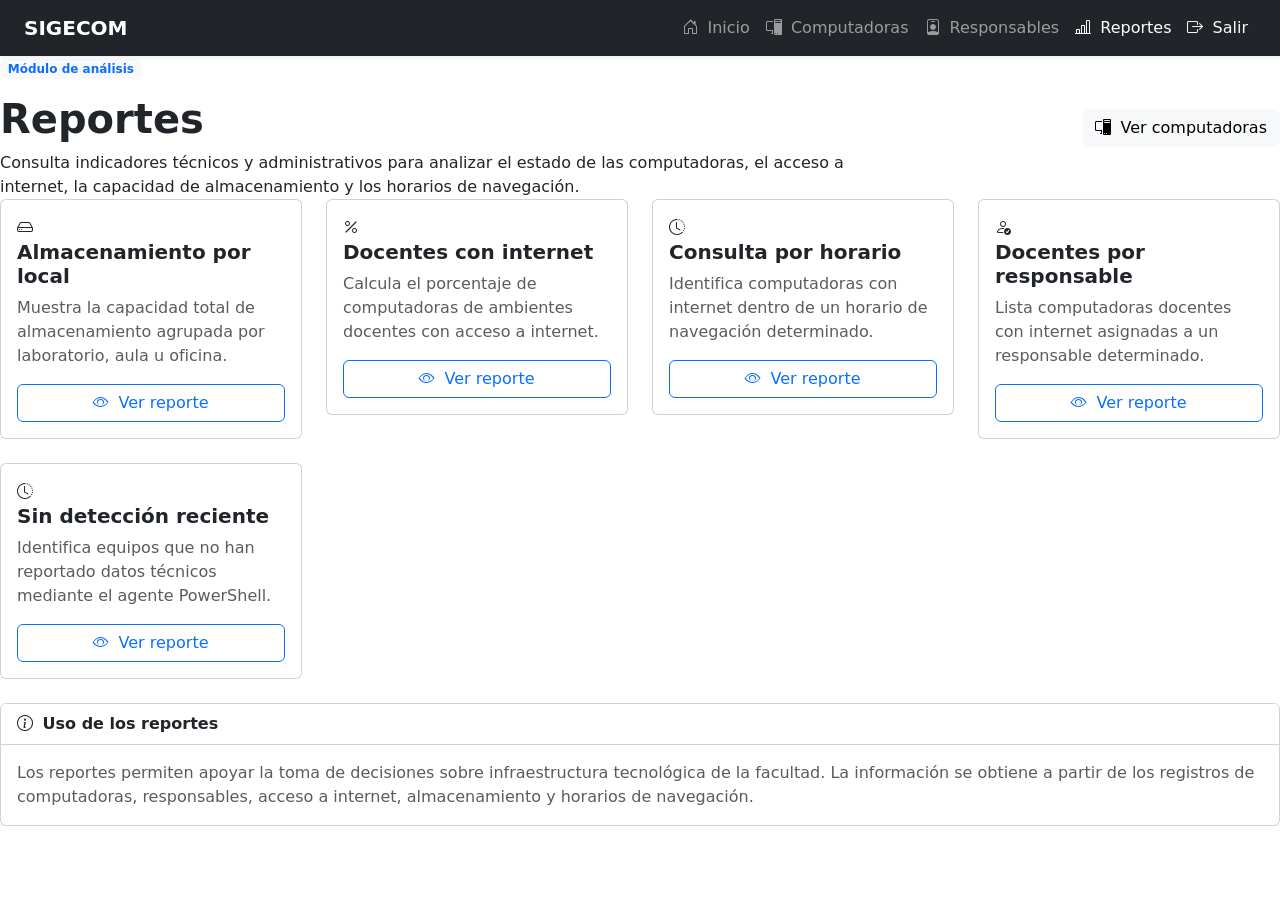
<file: src/main/resources/templates/reportes.html>
<!DOCTYPE html>
<html lang="es" xmlns:th="http://www.thymeleaf.org">
<head>
  <meta charset="UTF-8">
  <title>SIGECOM | Reportes</title>

  <link href="https://cdn.jsdelivr.net/npm/bootstrap@5.3.3/dist/css/bootstrap.min.css" rel="stylesheet">
  <link rel="stylesheet" href="https://cdn.jsdelivr.net/npm/bootstrap-icons@1.11.3/font/bootstrap-icons.css">
  <link rel="stylesheet" th:href="@{/css/styles.css}">
</head>

<body>

<nav class="navbar navbar-expand-lg navbar-dark bg-dark shadow-sm">
  <div class="container-fluid px-4">
    <a class="navbar-brand fw-bold" href="/">SIGECOM</a>

    <div class="navbar-nav ms-auto align-items-center">
      <a class="nav-link" href="/"><i class="bi bi-house-door me-1"></i> Inicio</a>
      <a class="nav-link" href="/computadoras"><i class="bi bi-pc-display me-1"></i> Computadoras</a>
      <a class="nav-link" href="/responsables"><i class="bi bi-person-badge me-1"></i> Responsables</a>
      <a class="nav-link active" href="/reportes"><i class="bi bi-bar-chart-line me-1"></i> Reportes</a>

      <form th:action="@{/logout}" method="post" class="d-inline">
        <button type="submit" class="nav-link border-0 bg-transparent text-light">
          <i class="bi bi-box-arrow-right me-1"></i> Salir
        </button>
      </form>
    </div>
  </div>
</nav>

<main class="app-main">

  <section class="module-hero">
    <div class="row align-items-center g-3">
      <div class="col-lg-8">
        <span class="badge bg-light text-primary mb-3">Módulo de análisis</span>

        <h1 class="fw-bold mb-2">Reportes</h1>

        <p class="mb-0">
          Consulta indicadores técnicos y administrativos para analizar el estado de las computadoras,
          el acceso a internet, la capacidad de almacenamiento y los horarios de navegación.
        </p>
      </div>

      <div class="col-lg-4 text-lg-end">
        <a href="/computadoras" class="btn btn-light">
          <i class="bi bi-pc-display me-1"></i> Ver computadoras
        </a>
      </div>
    </div>
  </section>

  <section class="row g-4">

    <div class="col-md-6 col-xl-3">
      <div class="card module-card">
        <div class="card-body">
          <div class="module-icon">
            <i class="bi bi-hdd"></i>
          </div>

          <h5 class="fw-bold">Almacenamiento por local</h5>

          <p class="text-muted">
            Muestra la capacidad total de almacenamiento agrupada por laboratorio, aula u oficina.
          </p>

          <a href="/computadoras/reporte-almacenamiento" class="btn btn-outline-primary w-100">
            <i class="bi bi-eye me-1"></i> Ver reporte
          </a>
        </div>
      </div>
    </div>

    <div class="col-md-6 col-xl-3">
      <div class="card module-card">
        <div class="card-body">
          <div class="module-icon">
            <i class="bi bi-percent"></i>
          </div>

          <h5 class="fw-bold">Docentes con internet</h5>

          <p class="text-muted">
            Calcula el porcentaje de computadoras de ambientes docentes con acceso a internet.
          </p>

          <a href="/computadoras/reporte-docentes-internet" class="btn btn-outline-primary w-100">
            <i class="bi bi-eye me-1"></i> Ver reporte
          </a>
        </div>
      </div>
    </div>

    <div class="col-md-6 col-xl-3">
      <div class="card module-card">
        <div class="card-body">
          <div class="module-icon">
            <i class="bi bi-clock-history"></i>
          </div>

          <h5 class="fw-bold">Consulta por horario</h5>

          <p class="text-muted">
            Identifica computadoras con internet dentro de un horario de navegación determinado.
          </p>

          <a href="/computadoras/reporte-horario" class="btn btn-outline-primary w-100">
            <i class="bi bi-eye me-1"></i> Ver reporte
          </a>
        </div>
      </div>
    </div>

    <div class="col-md-6 col-xl-3">
      <div class="card module-card">
        <div class="card-body">
          <div class="module-icon">
            <i class="bi bi-person-check"></i>
          </div>

          <h5 class="fw-bold">Docentes por responsable</h5>

          <p class="text-muted">
            Lista computadoras docentes con internet asignadas a un responsable determinado.
          </p>

          <a href="/computadoras/reporte-docentes-responsable" class="btn btn-outline-primary w-100">
            <i class="bi bi-eye me-1"></i> Ver reporte
          </a>
        </div>
      </div>
    </div>

    <div class="col-md-6 col-xl-3">
      <div class="card module-card">
        <div class="card-body">
          <div class="module-icon">
            <i class="bi bi-clock-history"></i>
          </div>

          <h5 class="fw-bold">Sin detección reciente</h5>

          <p class="text-muted">
            Identifica equipos que no han reportado datos técnicos mediante el agente PowerShell.
          </p>

          <a href="/computadoras/reporte-sin-deteccion" class="btn btn-outline-primary w-100">
            <i class="bi bi-eye me-1"></i> Ver reporte
          </a>
        </div>
      </div>
    </div>

  </section>

  <section class="card quick-panel mt-4">
    <div class="card-header bg-white">
      <strong>
        <i class="bi bi-info-circle me-1"></i> Uso de los reportes
      </strong>
    </div>

    <div class="card-body">
      <p class="text-muted mb-0">
        Los reportes permiten apoyar la toma de decisiones sobre infraestructura tecnológica de la facultad.
        La información se obtiene a partir de los registros de computadoras, responsables, acceso a internet,
        almacenamiento y horarios de navegación.
      </p>
    </div>
  </section>

</main>

<script src="https://cdn.jsdelivr.net/npm/bootstrap@5.3.3/dist/js/bootstrap.bundle.min.js"></script>

</body>
</html>
</file>
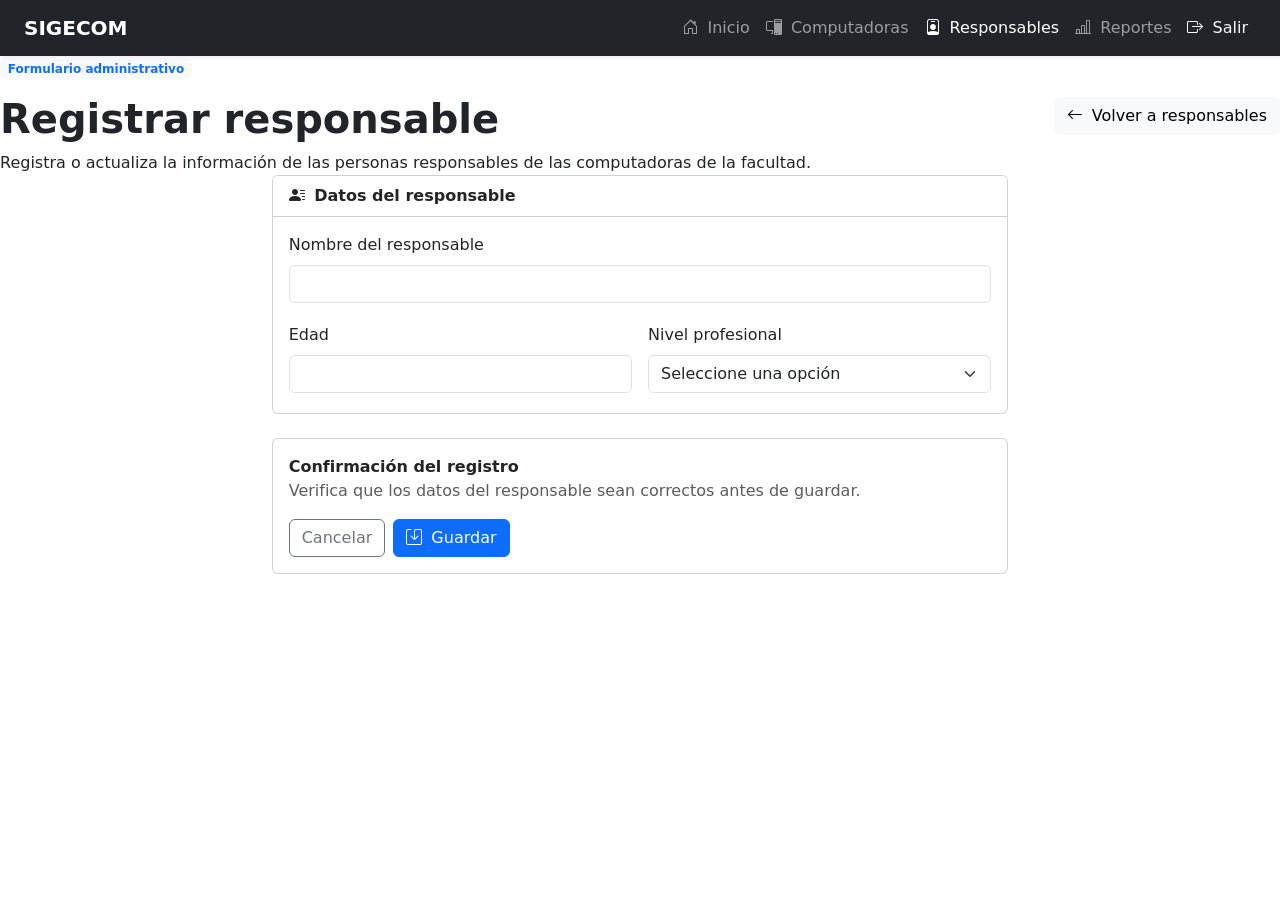
<file: src/main/resources/templates/responsable-form.html>
<!DOCTYPE html>
<html lang="es" xmlns:th="http://www.thymeleaf.org">
<head>
  <meta charset="UTF-8">
  <title>SIGECOM | Registrar responsable</title>

  <link href="https://cdn.jsdelivr.net/npm/bootstrap@5.3.3/dist/css/bootstrap.min.css" rel="stylesheet">
  <link rel="stylesheet" href="https://cdn.jsdelivr.net/npm/bootstrap-icons@1.11.3/font/bootstrap-icons.css">
  <link rel="stylesheet" th:href="@{/css/styles.css}">
</head>

<body>

<nav class="navbar navbar-expand-lg navbar-dark bg-dark shadow-sm">
  <div class="container-fluid px-4">
    <a class="navbar-brand fw-bold" href="/">SIGECOM</a>

    <div class="navbar-nav ms-auto align-items-center">
      <a class="nav-link" href="/"><i class="bi bi-house-door me-1"></i> Inicio</a>
      <a class="nav-link" href="/computadoras"><i class="bi bi-pc-display me-1"></i> Computadoras</a>
      <a class="nav-link active" href="/responsables"><i class="bi bi-person-badge me-1"></i> Responsables</a>
      <a class="nav-link" href="/reportes"><i class="bi bi-bar-chart-line me-1"></i> Reportes</a>

      <form th:action="@{/logout}" method="post" class="d-inline">
        <button type="submit" class="nav-link border-0 bg-transparent text-light">
          <i class="bi bi-box-arrow-right me-1"></i> Salir
        </button>
      </form>
    </div>
  </div>
</nav>

<main class="app-main">

  <section class="module-hero">
    <div class="row align-items-center g-3">

      <div class="col-lg-8">

                <span class="badge bg-light text-primary mb-3">
                    Formulario administrativo
                </span>

        <h1 class="fw-bold mb-2"
            th:text="${responsable.id == null ? 'Registrar responsable' : 'Editar responsable'}">
          Registrar responsable
        </h1>

        <p class="mb-0">
          Registra o actualiza la información de las personas responsables de las computadoras de la facultad.
        </p>

      </div>

      <div class="col-lg-4 text-lg-end">

        <a href="/responsables" class="btn btn-light">
          <i class="bi bi-arrow-left me-1"></i> Volver a responsables
        </a>

      </div>

    </div>
  </section>

  <form th:action="@{/responsables/guardar}" th:object="${responsable}" method="post">

    <input type="hidden" th:field="*{id}">

    <div class="row justify-content-center">

      <div class="col-xl-7">

        <div class="card admin-table-card">

          <div class="card-header bg-white">
            <strong>
              <i class="bi bi-person-lines-fill me-1"></i> Datos del responsable
            </strong>
          </div>

          <div class="card-body">

            <div class="row g-3">

              <div class="col-md-12">
                <label class="form-label">Nombre del responsable</label>

                <input type="text"
                       th:field="*{nombre}"
                       class="form-control">

                <div class="text-danger small mt-1"
                     th:if="${#fields.hasErrors('nombre')}"
                     th:errors="*{nombre}">
                </div>
              </div>

              <div class="col-md-6">
                <label class="form-label">Edad</label>

                <input type="number"
                       th:field="*{edad}"
                       class="form-control">

                <div class="text-danger small mt-1"
                     th:if="${#fields.hasErrors('edad')}"
                     th:errors="*{edad}">
                </div>
              </div>

              <div class="col-md-6">
                <label class="form-label">Nivel profesional</label>

                <select th:field="*{nivelProfesional}" class="form-select">
                  <option value="">Seleccione una opción</option>
                  <option value="Técnico">Técnico</option>
                  <option value="Universitario">Universitario</option>
                </select>

                <div class="text-danger small mt-1"
                     th:if="${#fields.hasErrors('nivelProfesional')}"
                     th:errors="*{nivelProfesional}">
                </div>
              </div>

            </div>

          </div>
        </div>

        <div class="card quick-panel mt-4">

          <div class="card-body d-flex justify-content-between align-items-center flex-wrap gap-3">

            <div>
              <strong>Confirmación del registro</strong>

              <p class="text-muted mb-0">
                Verifica que los datos del responsable sean correctos antes de guardar.
              </p>
            </div>

            <div class="d-flex gap-2">

              <a href="/responsables" class="btn btn-outline-secondary">
                Cancelar
              </a>

              <button type="submit" class="btn btn-primary">
                <i class="bi bi-save me-1"></i> Guardar
              </button>

            </div>

          </div>

        </div>

      </div>

    </div>

  </form>

</main>

<script src="https://cdn.jsdelivr.net/npm/bootstrap@5.3.3/dist/js/bootstrap.bundle.min.js"></script>

</body>
</html>
</file>
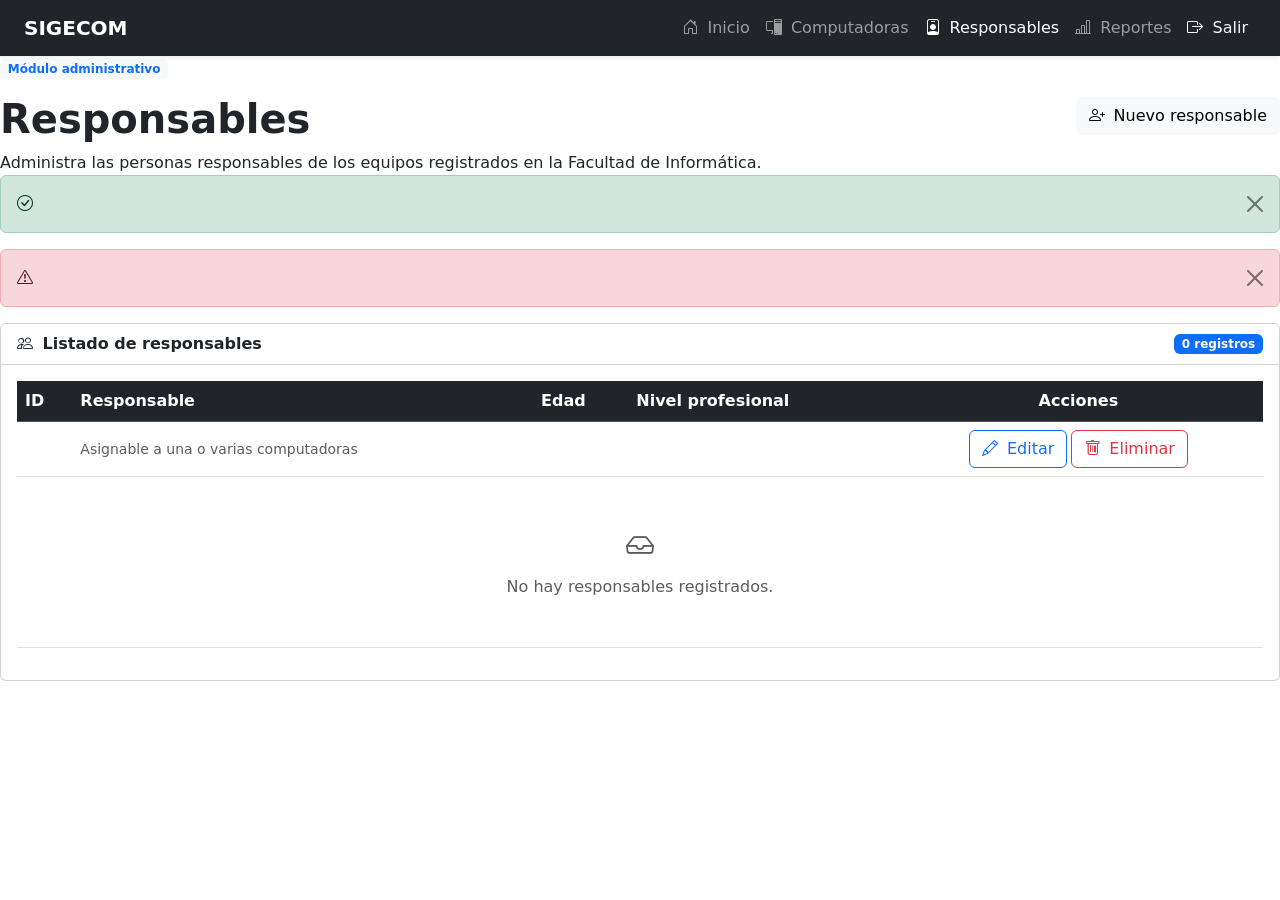
<file: src/main/resources/templates/responsables.html>
<!DOCTYPE html>
<html lang="es" xmlns:th="http://www.thymeleaf.org">
<head>
    <meta charset="UTF-8">
    <title>SIGECOM | Responsables</title>

    <link href="https://cdn.jsdelivr.net/npm/bootstrap@5.3.3/dist/css/bootstrap.min.css" rel="stylesheet">
    <link rel="stylesheet" href="https://cdn.jsdelivr.net/npm/bootstrap-icons@1.11.3/font/bootstrap-icons.css">
    <link rel="stylesheet" th:href="@{/css/styles.css}">
</head>

<body>

<nav class="navbar navbar-expand-lg navbar-dark bg-dark shadow-sm">
    <div class="container-fluid px-4">
        <a class="navbar-brand fw-bold" href="/">SIGECOM</a>

        <div class="navbar-nav ms-auto align-items-center">
            <a class="nav-link" href="/"><i class="bi bi-house-door me-1"></i> Inicio</a>
            <a class="nav-link" href="/computadoras"><i class="bi bi-pc-display me-1"></i> Computadoras</a>
            <a class="nav-link active" href="/responsables"><i class="bi bi-person-badge me-1"></i> Responsables</a>
            <a class="nav-link" href="/reportes"><i class="bi bi-bar-chart-line me-1"></i> Reportes</a>

            <form th:action="@{/logout}" method="post" class="d-inline">
                <button type="submit" class="nav-link border-0 bg-transparent text-light">
                    <i class="bi bi-box-arrow-right me-1"></i> Salir
                </button>
            </form>
        </div>
    </div>
</nav>

<main class="app-main">

    <section class="module-hero">
        <div class="row align-items-center g-3">
            <div class="col-lg-8">
                <span class="badge bg-light text-primary mb-3">Módulo administrativo</span>

                <h1 class="fw-bold mb-2">Responsables</h1>

                <p class="mb-0">
                    Administra las personas responsables de los equipos registrados en la Facultad de Informática.
                </p>
            </div>

            <div class="col-lg-4 text-lg-end">
                <a href="/responsables/nuevo" class="btn btn-light">
                    <i class="bi bi-person-plus me-1"></i> Nuevo responsable
                </a>
            </div>
        </div>
    </section>

    <div th:if="${mensajeExito}" class="alert alert-success alert-dismissible fade show" role="alert">
        <i class="bi bi-check-circle me-1"></i>
        <span th:text="${mensajeExito}"></span>
        <button type="button" class="btn-close" data-bs-dismiss="alert"></button>
    </div>

    <div th:if="${mensajeError}" class="alert alert-danger alert-dismissible fade show" role="alert">
        <i class="bi bi-exclamation-triangle me-1"></i>
        <span th:text="${mensajeError}"></span>
        <button type="button" class="btn-close" data-bs-dismiss="alert"></button>
    </div>

    <section class="card admin-table-card">
        <div class="card-header bg-white d-flex justify-content-between align-items-center">
            <strong>
                <i class="bi bi-people me-1"></i> Listado de responsables
            </strong>

            <span class="badge bg-primary" th:text="${#lists.size(responsables)} + ' registro(s)'">
                0 registros
            </span>
        </div>

        <div class="card-body table-responsive">

            <table class="table table-hover align-middle admin-table">
                <thead class="table-dark">
                <tr>
                    <th>ID</th>
                    <th>Responsable</th>
                    <th>Edad</th>
                    <th>Nivel profesional</th>
                    <th class="text-center">Acciones</th>
                </tr>
                </thead>

                <tbody>
                <tr th:each="resp : ${responsables}">
                    <td th:text="${resp.id}"></td>

                    <td>
                        <div class="fw-semibold" th:text="${resp.nombre}"></div>
                        <small class="text-muted">Asignable a una o varias computadoras</small>
                    </td>

                    <td th:text="${resp.edad}"></td>

                    <td>
                        <span class="badge bg-primary" th:text="${resp.nivelProfesional}"></span>
                    </td>

                    <td class="text-center table-actions">
                        <div class="d-flex justify-content-center gap-1 flex-wrap">

                            <a th:href="@{/responsables/editar/{id}(id=${resp.id})}"
                               class="btn action-btn btn-outline-primary">
                                <i class="bi bi-pencil me-1"></i> Editar
                            </a>

                            <form th:action="@{/responsables/eliminar/{id}(id=${resp.id})}"
                                  method="post"
                                  onsubmit="return confirm('¿Está seguro de eliminar este responsable?');">

                                <button type="submit" class="btn action-btn btn-outline-danger">
                                    <i class="bi bi-trash me-1"></i> Eliminar
                                </button>
                            </form>

                        </div>
                    </td>
                </tr>

                <tr th:if="${#lists.isEmpty(responsables)}">
                    <td colspan="5" class="text-center text-muted py-5">
                        <i class="bi bi-inbox fs-3 d-block mb-2"></i>
                        No hay responsables registrados.
                    </td>
                </tr>
                </tbody>
            </table>

        </div>
    </section>

</main>

<script src="https://cdn.jsdelivr.net/npm/bootstrap@5.3.3/dist/js/bootstrap.bundle.min.js"></script>

</body>
</html>
</file>
